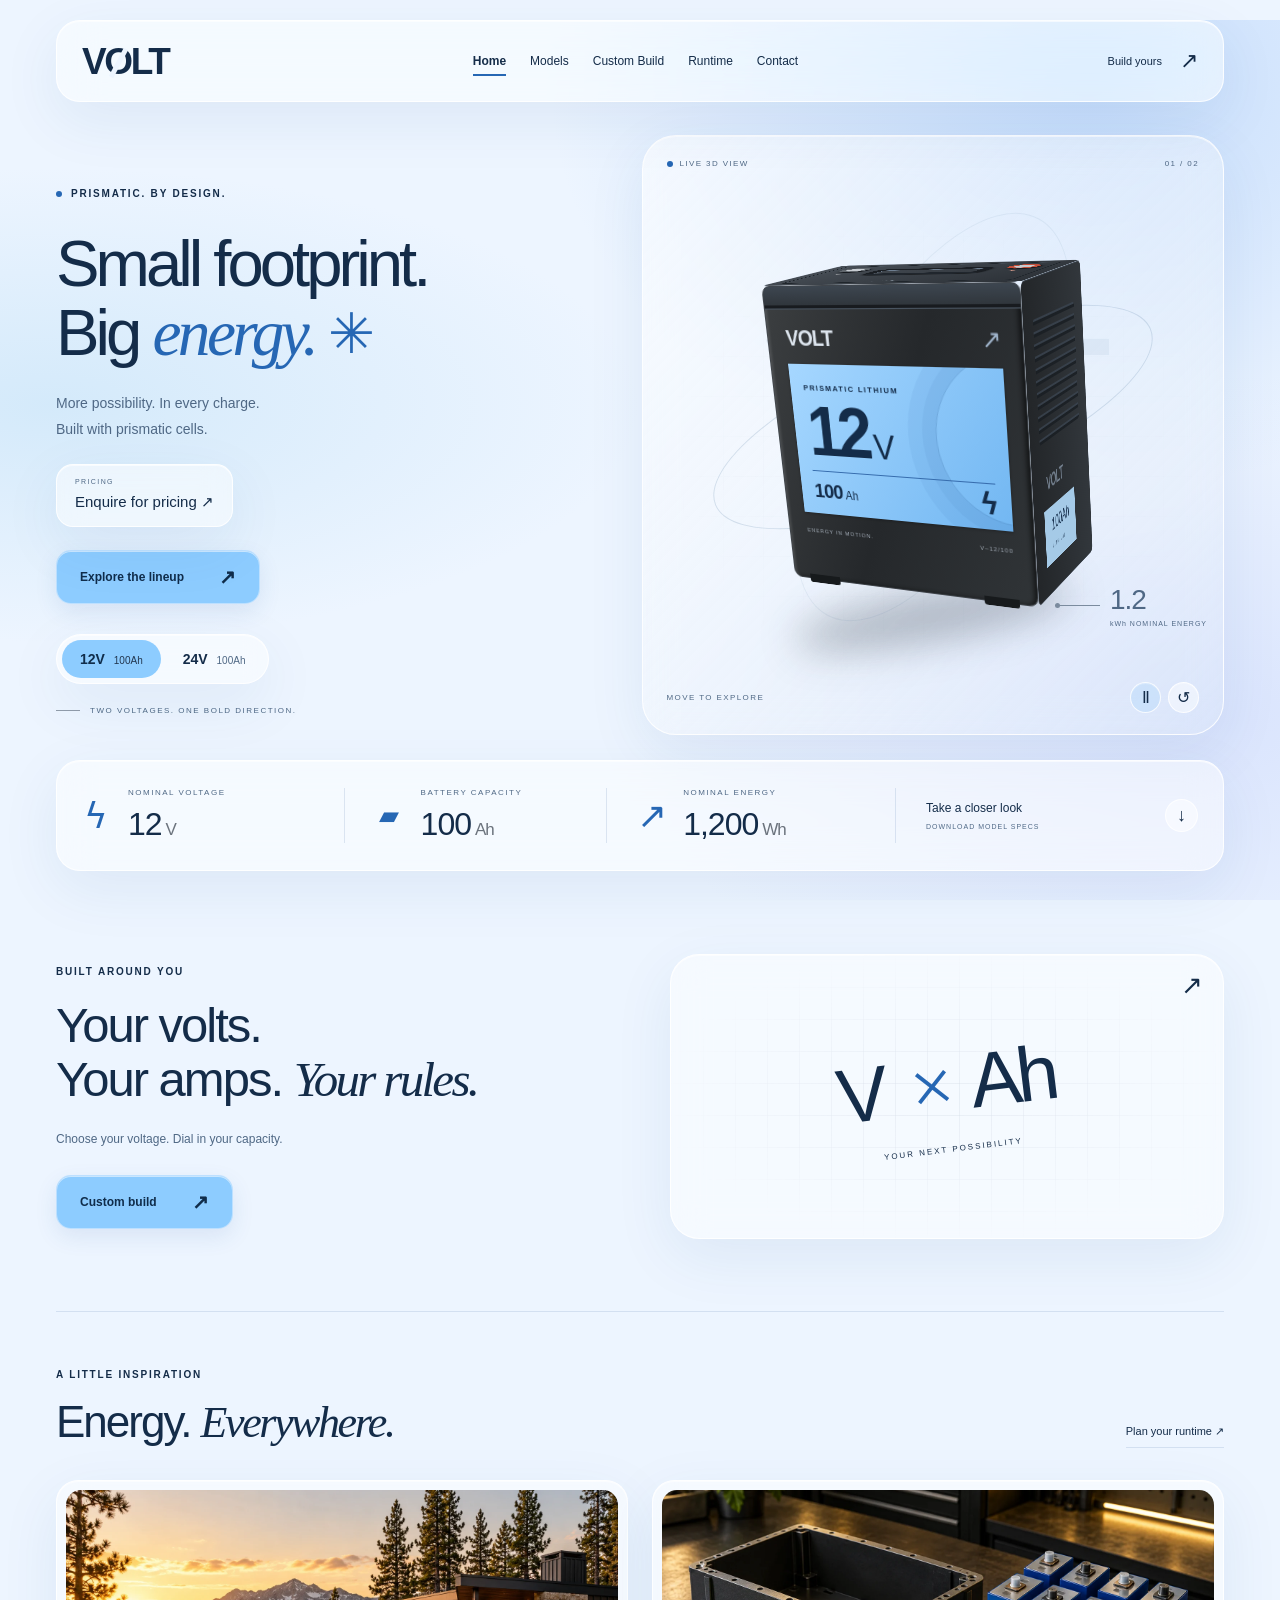
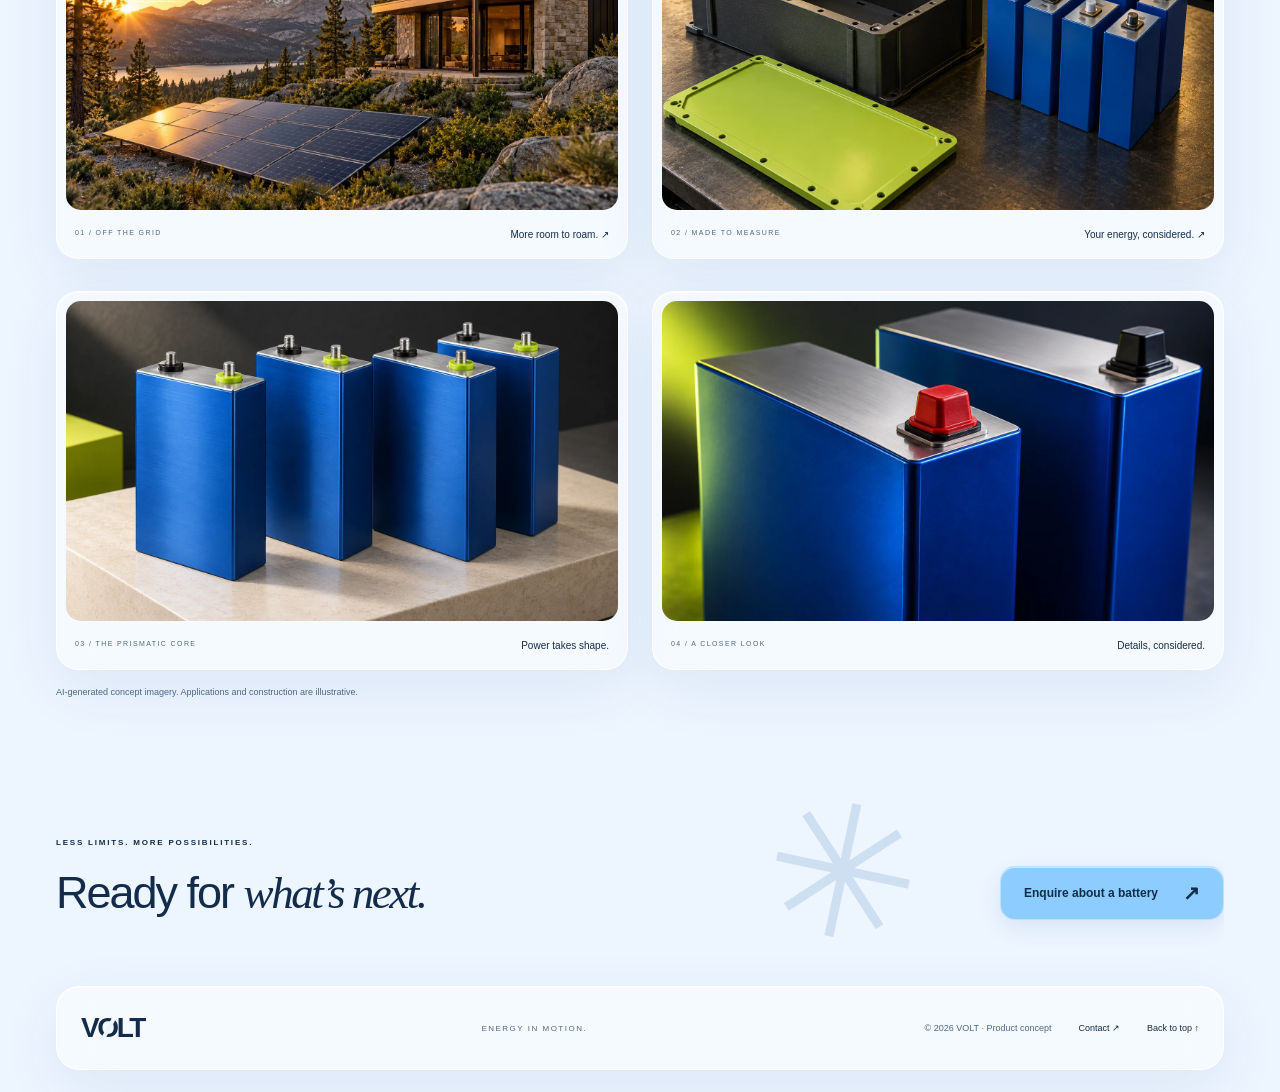
<file: index.html>
<!doctype html>
<html lang="en" data-theme="light"><head><meta charset="utf-8"><meta name="viewport" content="width=device-width, initial-scale=1"><meta name="theme-color" content="#edf5ff"><meta name="description" content="Explore 12V and 24V lithium batteries. Create a custom battery concept and estimate its energy."><title>Energy in motion — VOLT</title>
<link rel="stylesheet" href="styles.css"><link rel="stylesheet" href="theme.css"><script src="app.js" defer></script></head>
<body data-page="index"><a class="skip-link" href="#main">Skip to content</a>
<header class="header wrap"><a class="wordmark" href="index.html" aria-label="VOLT home">V<span class="logo-o">O</span>LT</a><nav aria-label="Main navigation"><a href="index.html" aria-current="page">Home</a><a href="models.html">Models</a><a href="custom.html">Custom Build</a><a href="runtime.html">Runtime</a><a href="contact.html">Contact</a></nav><div class="header-actions"><a class="nav-cta" href="custom.html">Build yours <span aria-hidden="true">↗</span></a></div></header>
<main id="main">    <section class="hero wrap" id="overview" aria-labelledby="hero-title">
      <div class="hero-copy">
        <p class="eyebrow"><span class="status-dot"></span> PRISMATIC. BY DESIGN.</p>
        <h1 id="hero-title">Small footprint.<br>Big <span class="serif">energy.</span><span class="title-spark" aria-hidden="true">✳</span></h1>
        <p class="hero-description">More possibility. In every charge.<br>Built with prismatic cells.</p><div class="pricing-enquiry"><span>PRICING</span><a href="contact.html">Enquire for pricing <span aria-hidden="true">↗</span></a></div>
        <a class="button primary" href="models.html">Explore the lineup <span aria-hidden="true">↗</span></a>
        <div class="hero-model-selector" role="group" aria-label="Choose battery model"><button class="model-tab active" data-model="12" aria-pressed="true">12V <span>100Ah</span></button><button class="model-tab" data-model="24" aria-pressed="false">24V <span>100Ah</span></button></div>
        <div class="hero-caption"><span class="mini-line"></span> TWO VOLTAGES. ONE BOLD DIRECTION.</div>
      </div>
      <div class="product-stage" id="product-stage" role="region" aria-label="Interactive 3D battery viewer">
        <div class="stage-top"><span><i class="status-dot"></i> LIVE 3D VIEW</span><span class="stage-index">01 / 02</span></div>
        <div class="stage-grid" aria-hidden="true"></div>
        <div class="orbit orbit-one" aria-hidden="true"></div><div class="orbit orbit-two" aria-hidden="true"></div>
        <div class="stage-watermark" aria-hidden="true">VOLT</div>
        <div class="energy-callout"><span class="callout-line"></span><div><strong id="callout-energy">1.2</strong><span>kWh NOMINAL ENERGY</span></div></div>
        <div class="scene" id="scene" tabindex="0" role="group" aria-label="Battery model. Drag to rotate, or use arrow keys. Press R to reset.">
          <div class="battery-shadow" aria-hidden="true"></div>
          <div class="battery" id="battery" aria-hidden="true">
            <div class="face battery-front"><div class="case-seam"></div><div class="front-top"><span>VOLT</span><span class="front-arrow">↗</span></div><div class="battery-label"><span class="label-eyebrow">PRISMATIC LITHIUM</span><strong><span class="battery-voltage">12</span><small>V</small></strong><div class="label-bottom"><span>100<span class="ah">Ah</span></span><span class="label-bolt">ϟ</span></div></div><div class="front-bottom"><span>ENERGY IN MOTION.</span><span class="battery-code">V–12/100</span></div><div class="case-foot left"></div><div class="case-foot right"></div></div>
            <div class="face battery-back"></div>
            <div class="face battery-right"><div class="vent-lines"></div><span>VOLT</span><div class="side-sticker">100Ah<br><small>LITHIUM</small></div></div>
            <div class="face battery-left"><div class="vent-lines"></div></div>
            <div class="face battery-top"><div class="lid-inset"></div><div class="handle"><span></span></div><div class="terminal negative"><span>−</span></div><div class="terminal positive"><span>+</span></div><span class="top-label">V O L T</span></div>
            <div class="face battery-bottom"></div>
          </div>
        </div>
        <div class="stage-bottom"><span class="drag-hint"><span aria-hidden="true">⤧</span> DRAG TO EXPLORE</span><div class="view-controls"><button id="spin-toggle" aria-label="Pause automatic rotation" aria-pressed="true" title="Pause rotation"><span id="spin-icon">Ⅱ</span></button><button id="reset-view" aria-label="Reset 3D view" title="Reset view">↺</button></div></div>
      </div>
    </section>    <section class="spec-strip wrap" aria-label="Selected battery specifications" aria-live="polite">
      <div><span class="spec-icon" aria-hidden="true">ϟ</span><p><small>NOMINAL VOLTAGE</small><strong><span id="spec-voltage">12</span><em>V</em></strong></p></div>
      <div><span class="spec-icon capacity-icon" aria-hidden="true">▰</span><p><small>BATTERY CAPACITY</small><strong><span id="spec-capacity">100</span><em>Ah</em></strong></p></div>
      <div><span class="spec-icon" aria-hidden="true">↗</span><p><small>NOMINAL ENERGY</small><strong><span id="spec-energy">1,200</span><em>Wh</em></strong></p></div>
      <a class="download-link" href="#" id="download-hero"><span>Take a closer look<small>DOWNLOAD MODEL SPECS</small></span><span class="circle-arrow" aria-hidden="true">↓</span></a>
    </section><section class="custom-teaser wrap section" aria-labelledby="custom-teaser-title"><div><p class="eyebrow">BUILT AROUND YOU</p><h2 id="custom-teaser-title">Your volts.<br>Your amps. <span class="serif">Your rules.</span></h2><p>Choose your voltage. Dial in your capacity.</p><a class="button primary" href="custom.html">Custom build <span aria-hidden="true">↗</span></a></div><a class="custom-teaser-visual" href="custom.html" aria-label="Open the custom battery builder"><span class="teaser-grid" aria-hidden="true"></span><span class="teaser-formula"><strong>V <span>×</span> Ah</strong><small>YOUR NEXT POSSIBILITY</small></span><span class="teaser-arrow" aria-hidden="true">↗</span></a></section><section class="image-section wrap section" aria-labelledby="image-title"><div class="section-heading"><div><p class="eyebrow">A LITTLE INSPIRATION</p><h2 id="image-title">Energy. <span class="serif">Everywhere.</span></h2></div><a class="text-link" href="runtime.html">Plan your runtime ↗</a></div><div class="image-grid prismatic-grid"><figure><img src="assets/solar-cabin.webp" width="1536" height="1024" alt="Solar panels beside a forest cabin in warm evening light" loading="lazy"><figcaption><span>01 / OFF THE GRID</span><span>More room to roam. ↗</span></figcaption></figure><figure><img src="assets/prismatic-workshop.webp" width="1536" height="1024" alt="Illustrative graphite battery housing beside blue rectangular prismatic cells" loading="lazy"><figcaption><span>02 / MADE TO MEASURE</span><span>Your energy, considered. ↗</span></figcaption></figure><figure><img src="assets/prismatic-cells.webp" width="1536" height="1024" alt="Four blue rectangular prismatic lithium cells with silver tops and insulated terminal caps" loading="lazy"><figcaption><span>03 / THE PRISMATIC CORE</span><span>Power takes shape.</span></figcaption></figure><figure><img src="assets/prismatic-detail.webp" width="1536" height="1024" alt="Close view of flat-topped blue prismatic cells and covered terminals" loading="lazy"><figcaption><span>04 / A CLOSER LOOK</span><span>Details, considered.</span></figcaption></figure></div><p class="fine-print">AI-generated concept imagery. Applications and construction are illustrative.</p></section>    <section class="closing wrap"><p class="eyebrow">LESS LIMITS. MORE POSSIBILITIES.</p><div><h2>Ready for <span class="serif">what’s next.</span></h2><a class="button primary" id="home-enquiry-link" href="contact.html">Enquire about a battery <span aria-hidden="true">↗</span></a></div><span class="closing-spark" aria-hidden="true">✳</span></section></main>  <footer class="footer wrap"><a class="wordmark" href="index.html" aria-label="VOLT home">V<span class="logo-o">O</span>LT</a><span>ENERGY IN MOTION.</span><div><span>© <span id="year">2026</span> VOLT · Product concept</span><a href="contact.html">Contact ↗</a><a href="#main">Back to top ↑</a></div></footer><div class="toast" id="toast" role="status"></div></body></html>
</file>
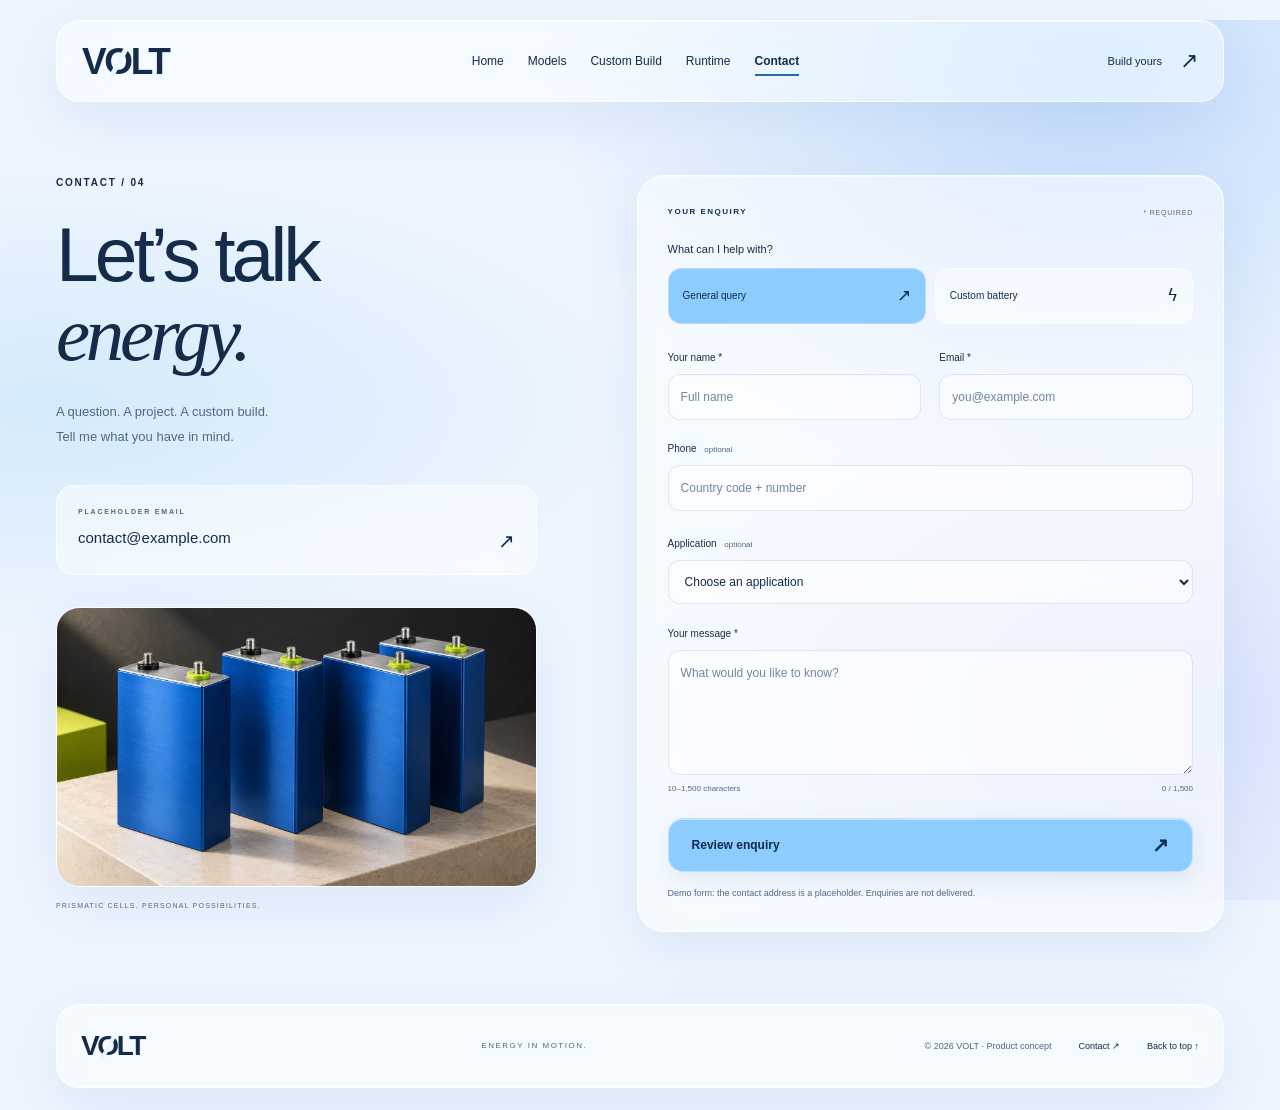
<file: contact.html>
<!doctype html>
<html lang="en" data-theme="light"><head><meta charset="utf-8"><meta name="viewport" content="width=device-width, initial-scale=1"><meta name="theme-color" content="#edf5ff"><meta name="description" content="Get in touch about lithium batteries or enquire about a custom prismatic battery build."><title>Contact — VOLT</title>
<link rel="stylesheet" href="styles.css"><link rel="stylesheet" href="theme.css"><script src="app.js" defer></script></head>
<body data-page="contact"><a class="skip-link" href="#main">Skip to content</a>
<header class="header wrap"><a class="wordmark" href="index.html" aria-label="VOLT home">V<span class="logo-o">O</span>LT</a><nav aria-label="Main navigation"><a href="index.html">Home</a><a href="models.html">Models</a><a href="custom.html">Custom Build</a><a href="runtime.html">Runtime</a><a href="contact.html" aria-current="page">Contact</a></nav><div class="header-actions"><a class="nav-cta" href="custom.html">Build yours <span aria-hidden="true">↗</span></a></div></header>
<main id="main"><section class="contact-layout wrap section" aria-labelledby="contact-title"><div class="contact-intro"><p class="eyebrow">CONTACT / 04</p><h1 id="contact-title">Let’s talk<br><span class="serif">energy.</span></h1><p>A question. A project. A custom build.<br>Tell me what you have in mind.</p><a class="contact-email" href="mailto:contact@example.com"><span class="eyebrow">PLACEHOLDER EMAIL</span><span>contact@example.com <span aria-hidden="true">↗</span></span></a><figure class="contact-photo"><img src="assets/prismatic-cells.webp" width="1536" height="1024" alt="Blue rectangular prismatic lithium cells on a studio display" loading="lazy"><figcaption>PRISMATIC CELLS. PERSONAL POSSIBILITIES.</figcaption></figure></div><div class="contact-panel"><form id="enquiry-form"><div class="contact-panel-heading"><span class="eyebrow">YOUR ENQUIRY</span><span>* REQUIRED</span></div><fieldset class="enquiry-topics"><legend>What can I help with?</legend><label><input type="radio" name="enquiry-type" value="general" checked><span>General query <span aria-hidden="true">↗</span></span></label><label><input type="radio" name="enquiry-type" value="custom"><span>Custom battery <span aria-hidden="true">ϟ</span></span></label></fieldset><div class="contact-fields"><div class="contact-field"><label for="enquiry-name">Your name *</label><input id="enquiry-name" name="name" type="text" placeholder="Full name" maxlength="100" required autocomplete="name"></div><div class="contact-field"><label for="enquiry-email">Email *</label><input id="enquiry-email" name="email" type="email" placeholder="you@example.com" maxlength="254" required autocomplete="email"></div><div class="contact-field full-field"><label for="enquiry-phone">Phone <span>optional</span></label><input id="enquiry-phone" name="phone" type="tel" placeholder="Country code + number" maxlength="30" autocomplete="tel"></div></div><fieldset class="enquiry-build" id="enquiry-build" hidden disabled><legend>YOUR PRISMATIC BUILD</legend><div class="build-request-fields"><div class="contact-field"><label for="enquiry-voltage">Voltage (V) *</label><input id="enquiry-voltage" name="voltage" type="number" min="12" max="48" step="0.1" value="12" required inputmode="decimal"><small>12–48V</small></div><div class="contact-field"><label for="enquiry-capacity">Capacity (Ah) *</label><input id="enquiry-capacity" name="capacity" type="number" min="100" max="200" step="1" value="100" required inputmode="numeric"><small>100–200Ah</small></div><div class="contact-field"><label for="enquiry-quantity">Quantity *</label><input id="enquiry-quantity" name="quantity" type="number" min="1" max="1000" step="1" value="1" required inputmode="numeric"><small>Battery packs</small></div></div><div class="enquiry-energy" aria-live="polite"><span>NOMINAL ENERGY / PACK</span><strong id="enquiry-energy">1.2kWh</strong></div><p class="fine-print">Planning requirements only. Final design is subject to review.</p></fieldset><div class="contact-field"><label for="enquiry-use">Application <span>optional</span></label><select id="enquiry-use" name="application"><option value="">Choose an application</option><option>Solar storage</option><option>Backup power</option><option>Portable power</option><option>Other</option></select></div><div class="contact-field message-field"><label for="enquiry-message">Your message *</label><textarea id="enquiry-message" name="message" rows="5" maxlength="1500" minlength="10" required placeholder="Tell me about your question or battery requirements…" aria-describedby="message-hint"></textarea><div class="message-meta"><small id="message-hint">10–1,500 characters</small><small id="message-count">0 / 1,500</small></div></div><button class="button primary contact-submit" type="submit" disabled>Review enquiry <span aria-hidden="true">↗</span></button><p class="contact-delivery-note">Demo form: the contact address is a placeholder. Enquiries are not delivered.</p><noscript><p class="fine-print">Enable JavaScript to preview an enquiry. The contact address is a non-receiving placeholder.</p></noscript></form><section class="enquiry-review" id="enquiry-review" hidden aria-labelledby="review-title"><p class="eyebrow">READY TO SEND</p><h2 id="review-title" tabindex="-1">Your enquiry. <span class="serif">All together.</span></h2><p>Demo recipient: <strong>contact@example.com</strong> (not monitored)</p><label for="enquiry-preview" class="sr-only">Prepared enquiry</label><textarea id="enquiry-preview" rows="12" readonly></textarea><a class="button primary" id="send-enquiry" href="mailto:contact@example.com">Open demo email draft <span aria-hidden="true">↗</span></a><div class="enquiry-fallbacks"><button type="button" id="copy-enquiry">Copy enquiry</button><button type="button" id="download-enquiry">Download enquiry ↓</button><button type="button" id="edit-enquiry">Edit details ↶</button></div><p class="contact-delivery-note">The recipient is a placeholder, so this draft will not reach the website owner. Copy or download the enquiry for your records.</p><p id="enquiry-copy-status" role="status"></p></section></div></section></main>  <footer class="footer wrap"><a class="wordmark" href="index.html" aria-label="VOLT home">V<span class="logo-o">O</span>LT</a><span>ENERGY IN MOTION.</span><div><span>© <span id="year">2026</span> VOLT · Product concept</span><a href="contact.html">Contact ↗</a><a href="#main">Back to top ↑</a></div></footer><div class="toast" id="toast" role="status"></div></body></html>
</file>
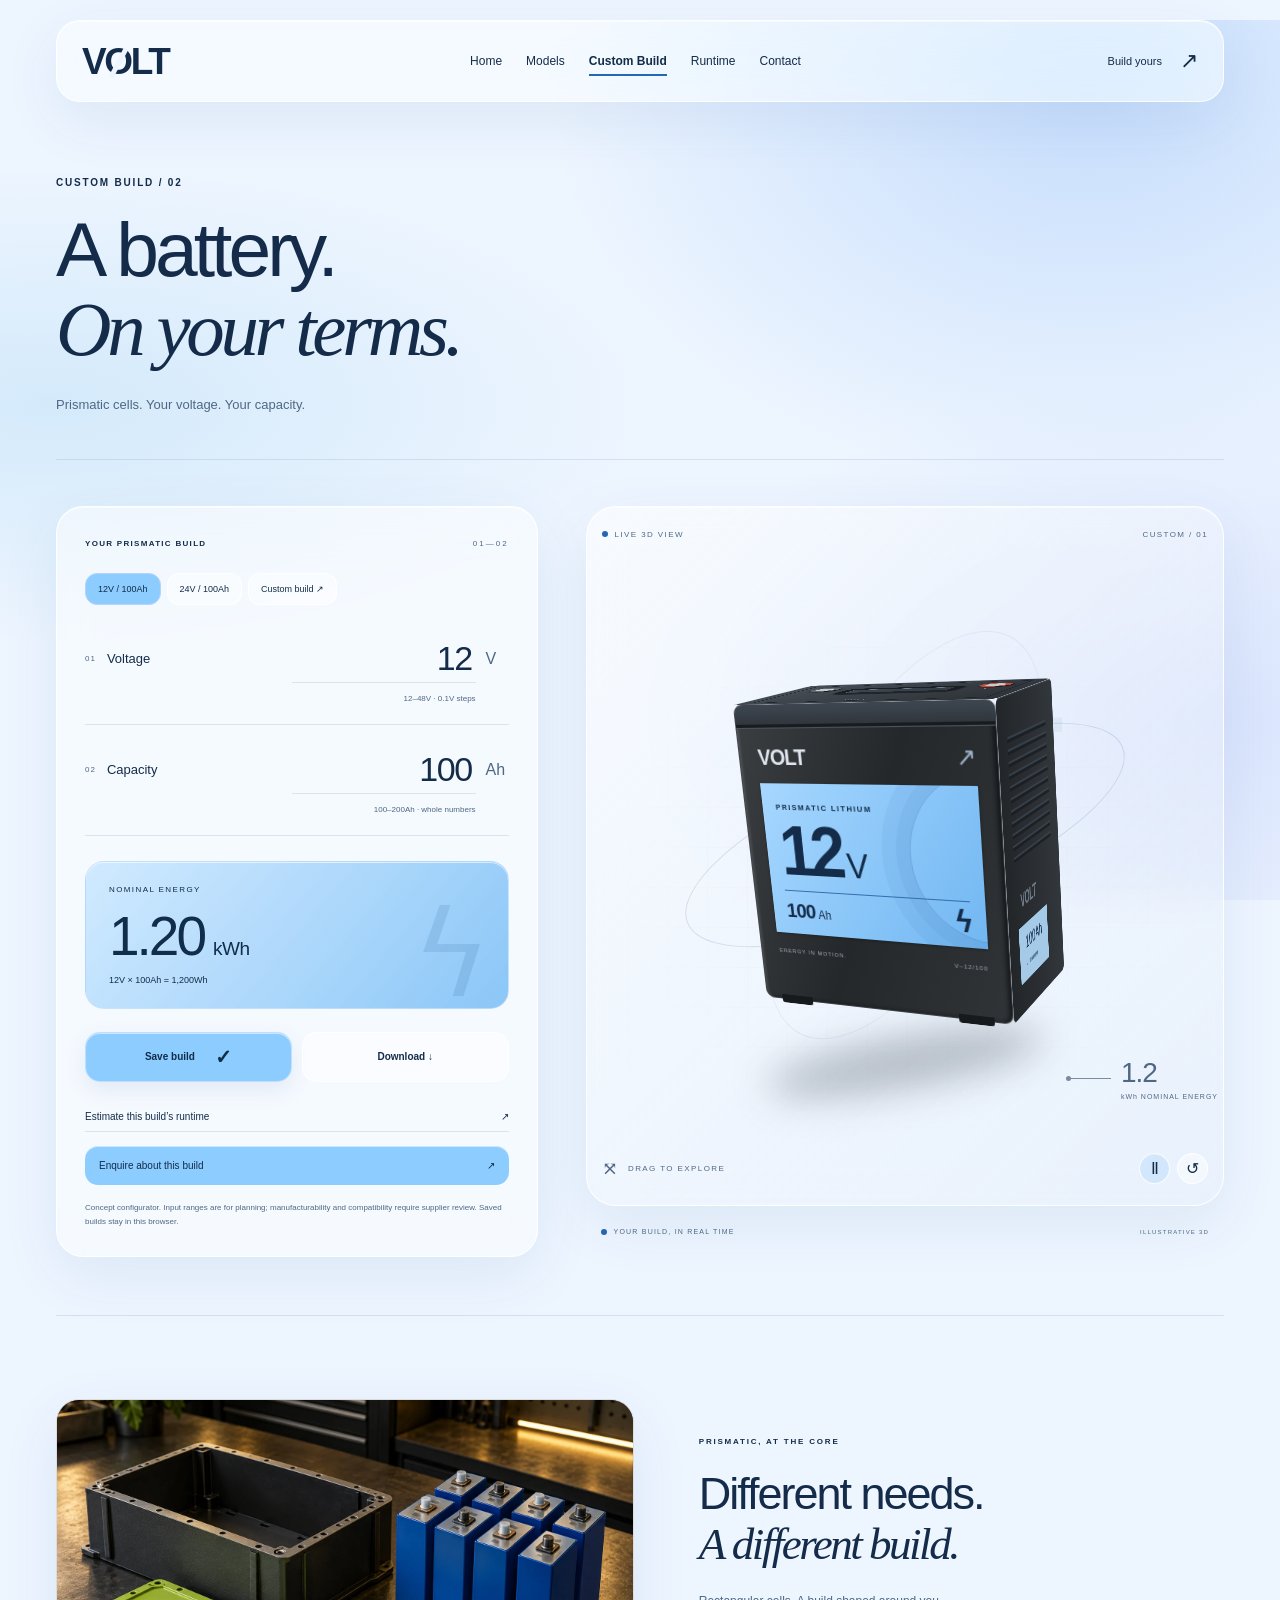
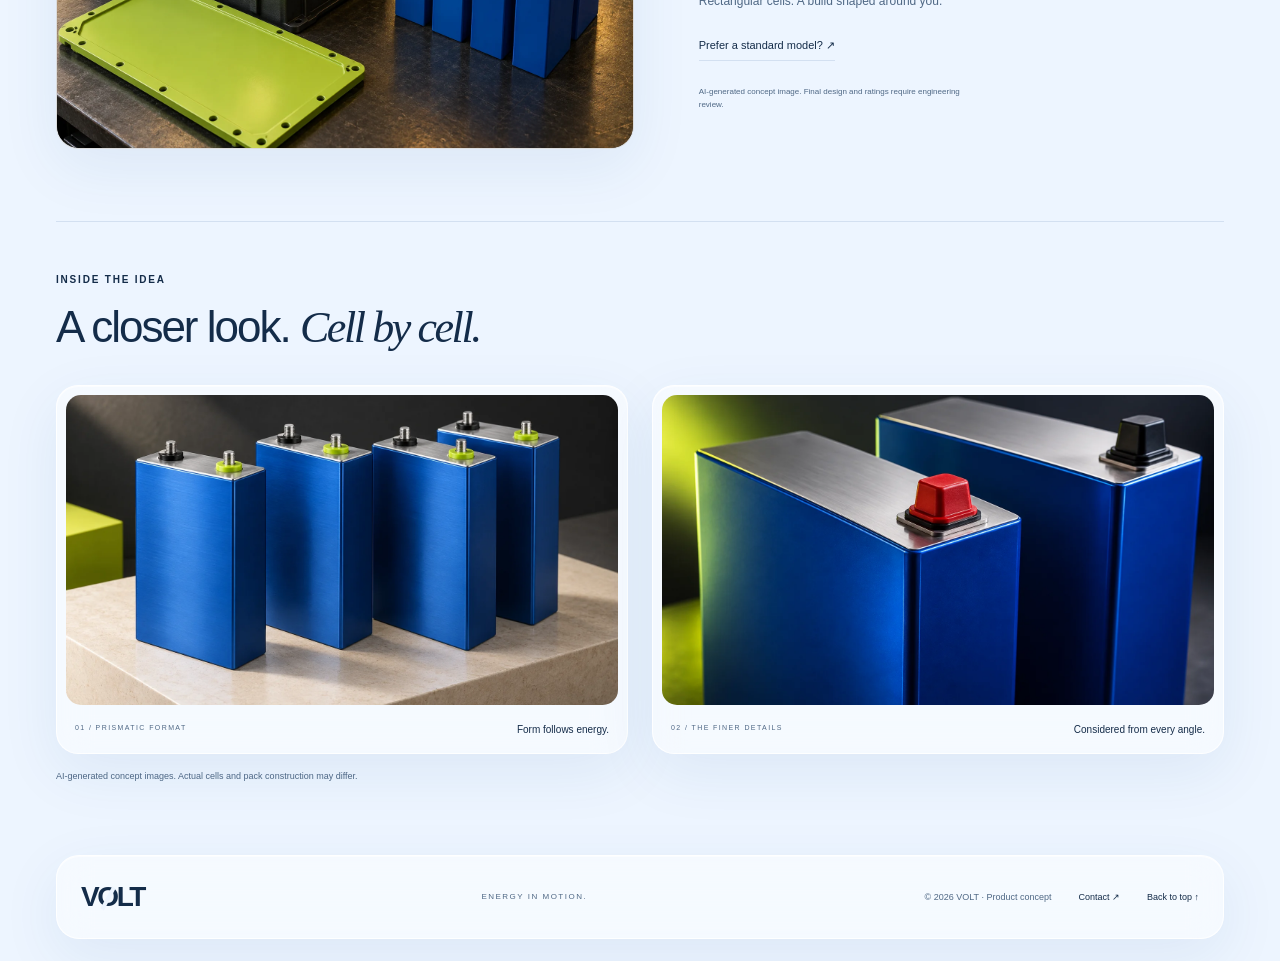
<file: custom.html>
<!doctype html>
<html lang="en" data-theme="light"><head><meta charset="utf-8"><meta name="viewport" content="width=device-width, initial-scale=1"><meta name="theme-color" content="#edf5ff"><meta name="description" content="Configure a custom battery concept with your own voltage and amp-hour capacity, view nominal energy and download your build."><title>Custom battery builder — VOLT</title>
<link rel="stylesheet" href="styles.css"><link rel="stylesheet" href="theme.css"><script src="app.js" defer></script></head>
<body data-page="custom"><a class="skip-link" href="#main">Skip to content</a>
<header class="header wrap"><a class="wordmark" href="index.html" aria-label="VOLT home">V<span class="logo-o">O</span>LT</a><nav aria-label="Main navigation"><a href="index.html">Home</a><a href="models.html">Models</a><a href="custom.html" aria-current="page">Custom Build</a><a href="runtime.html">Runtime</a><a href="contact.html">Contact</a></nav><div class="header-actions"><a class="nav-cta" href="custom.html">Build yours <span aria-hidden="true">↗</span></a></div></header>
<main id="main"><section class="page-intro wrap custom-intro"><p class="eyebrow">CUSTOM BUILD / 02</p><h1>A battery.<br><span class="serif">On your terms.</span></h1><p>Prismatic cells. Your voltage. Your capacity.</p></section>
<section class="builder-layout wrap" aria-label="Custom battery configurator"><form id="custom-form" class="builder-panel" novalidate><div class="builder-panel-heading"><span class="eyebrow">YOUR PRISMATIC BUILD</span><span class="builder-step">01—02</span></div><div class="builder-presets" role="group" aria-label="Custom build presets"><button type="button" data-build-v="12" data-build-ah="100">12V / 100Ah</button><button type="button" data-build-v="24" data-build-ah="100">24V / 100Ah</button><button type="button" id="custom-build-option" aria-pressed="false" aria-controls="custom-voltage custom-capacity">Custom build ↗</button></div><div class="builder-field"><label for="custom-voltage"><span>01</span> Voltage</label><div class="unit-input"><input id="custom-voltage" type="number" min="12" max="48" step="0.1" value="12" required inputmode="decimal" aria-describedby="voltage-hint custom-error"><span>V</span></div><span class="field-hint" id="voltage-hint">12–48V · 0.1V steps</span></div><div class="builder-field"><label for="custom-capacity"><span>02</span> Capacity</label><div class="unit-input"><input id="custom-capacity" type="number" min="100" max="200" step="1" value="100" required inputmode="numeric" aria-describedby="capacity-hint custom-error"><span>Ah</span></div><span class="field-hint" id="capacity-hint">100–200Ah · whole numbers</span></div><p id="custom-error" class="builder-error" role="alert" hidden>Use 12–48V in 0.1V steps and 100–200 whole Ah.</p><div class="builder-total" aria-live="polite"><span>NOMINAL ENERGY</span><strong><span id="custom-energy">1.20</span><small>kWh</small></strong><span class="energy-formula" id="energy-formula">12V × 100Ah = 1,200Wh</span></div><div class="builder-actions"><button type="submit" class="button primary" id="save-build">Save build <span aria-hidden="true">✓</span></button><button type="button" class="button secondary" id="download-custom">Download ↓</button></div><a class="builder-runtime-link" id="custom-runtime-link" href="runtime.html?v=12&amp;ah=100">Estimate this build’s runtime <span>↗</span></a><a class="builder-enquiry-link" id="custom-contact-link" href="contact.html?type=custom&amp;v=12&amp;ah=100">Enquire about this build <span aria-hidden="true">↗</span></a><p class="fine-print">Concept configurator. Input ranges are for planning; manufacturability and compatibility require supplier review. Saved builds stay in this browser.</p></form><div class="builder-preview">      <div class="product-stage" id="product-stage" role="region" aria-label="Interactive 3D battery viewer">
        <div class="stage-top"><span><i class="status-dot"></i> LIVE 3D VIEW</span><span class="stage-index">01 / 02</span></div>
        <div class="stage-grid" aria-hidden="true"></div>
        <div class="orbit orbit-one" aria-hidden="true"></div><div class="orbit orbit-two" aria-hidden="true"></div>
        <div class="stage-watermark" aria-hidden="true">VOLT</div>
        <div class="energy-callout"><span class="callout-line"></span><div><strong id="callout-energy">1.2</strong><span>kWh NOMINAL ENERGY</span></div></div>
        <div class="scene" id="scene" tabindex="0" role="group" aria-label="Battery model. Drag to rotate, or use arrow keys. Press R to reset.">
          <div class="battery-shadow" aria-hidden="true"></div>
          <div class="battery" id="battery" aria-hidden="true">
            <div class="face battery-front"><div class="case-seam"></div><div class="front-top"><span>VOLT</span><span class="front-arrow">↗</span></div><div class="battery-label"><span class="label-eyebrow">PRISMATIC LITHIUM</span><strong><span class="battery-voltage">12</span><small>V</small></strong><div class="label-bottom"><span><span id="battery-capacity">100</span><span class="ah">Ah</span></span><span class="label-bolt">ϟ</span></div></div><div class="front-bottom"><span>ENERGY IN MOTION.</span><span class="battery-code">V–12/100</span></div><div class="case-foot left"></div><div class="case-foot right"></div></div>
            <div class="face battery-back"></div>
            <div class="face battery-right"><div class="vent-lines"></div><span>VOLT</span><div class="side-sticker"><span id="side-capacity">100</span>Ah<br><small>LITHIUM</small></div></div>
            <div class="face battery-left"><div class="vent-lines"></div></div>
            <div class="face battery-top"><div class="lid-inset"></div><div class="handle"><span></span></div><div class="terminal negative"><span>−</span></div><div class="terminal positive"><span>+</span></div><span class="top-label">V O L T</span></div>
            <div class="face battery-bottom"></div>
          </div>
        </div>
        <div class="stage-bottom"><span class="drag-hint"><span aria-hidden="true">⤧</span> DRAG TO EXPLORE</span><div class="view-controls"><button id="spin-toggle" aria-label="Pause automatic rotation" aria-pressed="true" title="Pause rotation"><span id="spin-icon">Ⅱ</span></button><button id="reset-view" aria-label="Reset 3D view" title="Reset view">↺</button></div></div>
      </div><div class="builder-preview-caption"><span class="status-dot"></span> YOUR BUILD, IN REAL TIME <span>ILLUSTRATIVE 3D</span></div></div></section><section class="custom-story wrap section"><div class="custom-story-image"><img src="assets/prismatic-workshop.webp" width="1536" height="1024" alt="Concept battery enclosure and blue rectangular prismatic cells on a studio workbench" loading="lazy"></div><div><p class="eyebrow">PRISMATIC, AT THE CORE</p><h2>Different needs.<br><span class="serif">A different build.</span></h2><p>Rectangular cells. A build shaped around you.</p><a class="text-link" href="models.html">Prefer a standard model? ↗</a><p class="fine-print">AI-generated concept image. Final design and ratings require engineering review.</p></div></section><section class="cell-gallery wrap section" aria-labelledby="cell-gallery-title"><div class="section-heading"><div><p class="eyebrow">INSIDE THE IDEA</p><h2 id="cell-gallery-title">A closer look. <span class="serif">Cell by cell.</span></h2></div></div><div class="image-grid"><figure><img src="assets/prismatic-cells.webp" width="1536" height="1024" alt="A studio arrangement of blue rectangular prismatic lithium cells" loading="lazy"><figcaption><span>01 / PRISMATIC FORMAT</span><span>Form follows energy.</span></figcaption></figure><figure><img src="assets/prismatic-detail.webp" width="1536" height="1024" alt="Close-up of silver flat tops and covered terminals on blue prismatic cells" loading="lazy"><figcaption><span>02 / THE FINER DETAILS</span><span>Considered from every angle.</span></figcaption></figure></div><p class="fine-print">AI-generated concept images. Actual cells and pack construction may differ.</p></section></main>  <footer class="footer wrap"><a class="wordmark" href="index.html" aria-label="VOLT home">V<span class="logo-o">O</span>LT</a><span>ENERGY IN MOTION.</span><div><span>© <span id="year">2026</span> VOLT · Product concept</span><a href="contact.html">Contact ↗</a><a href="#main">Back to top ↑</a></div></footer><div class="toast" id="toast" role="status"></div></body></html>
</file>
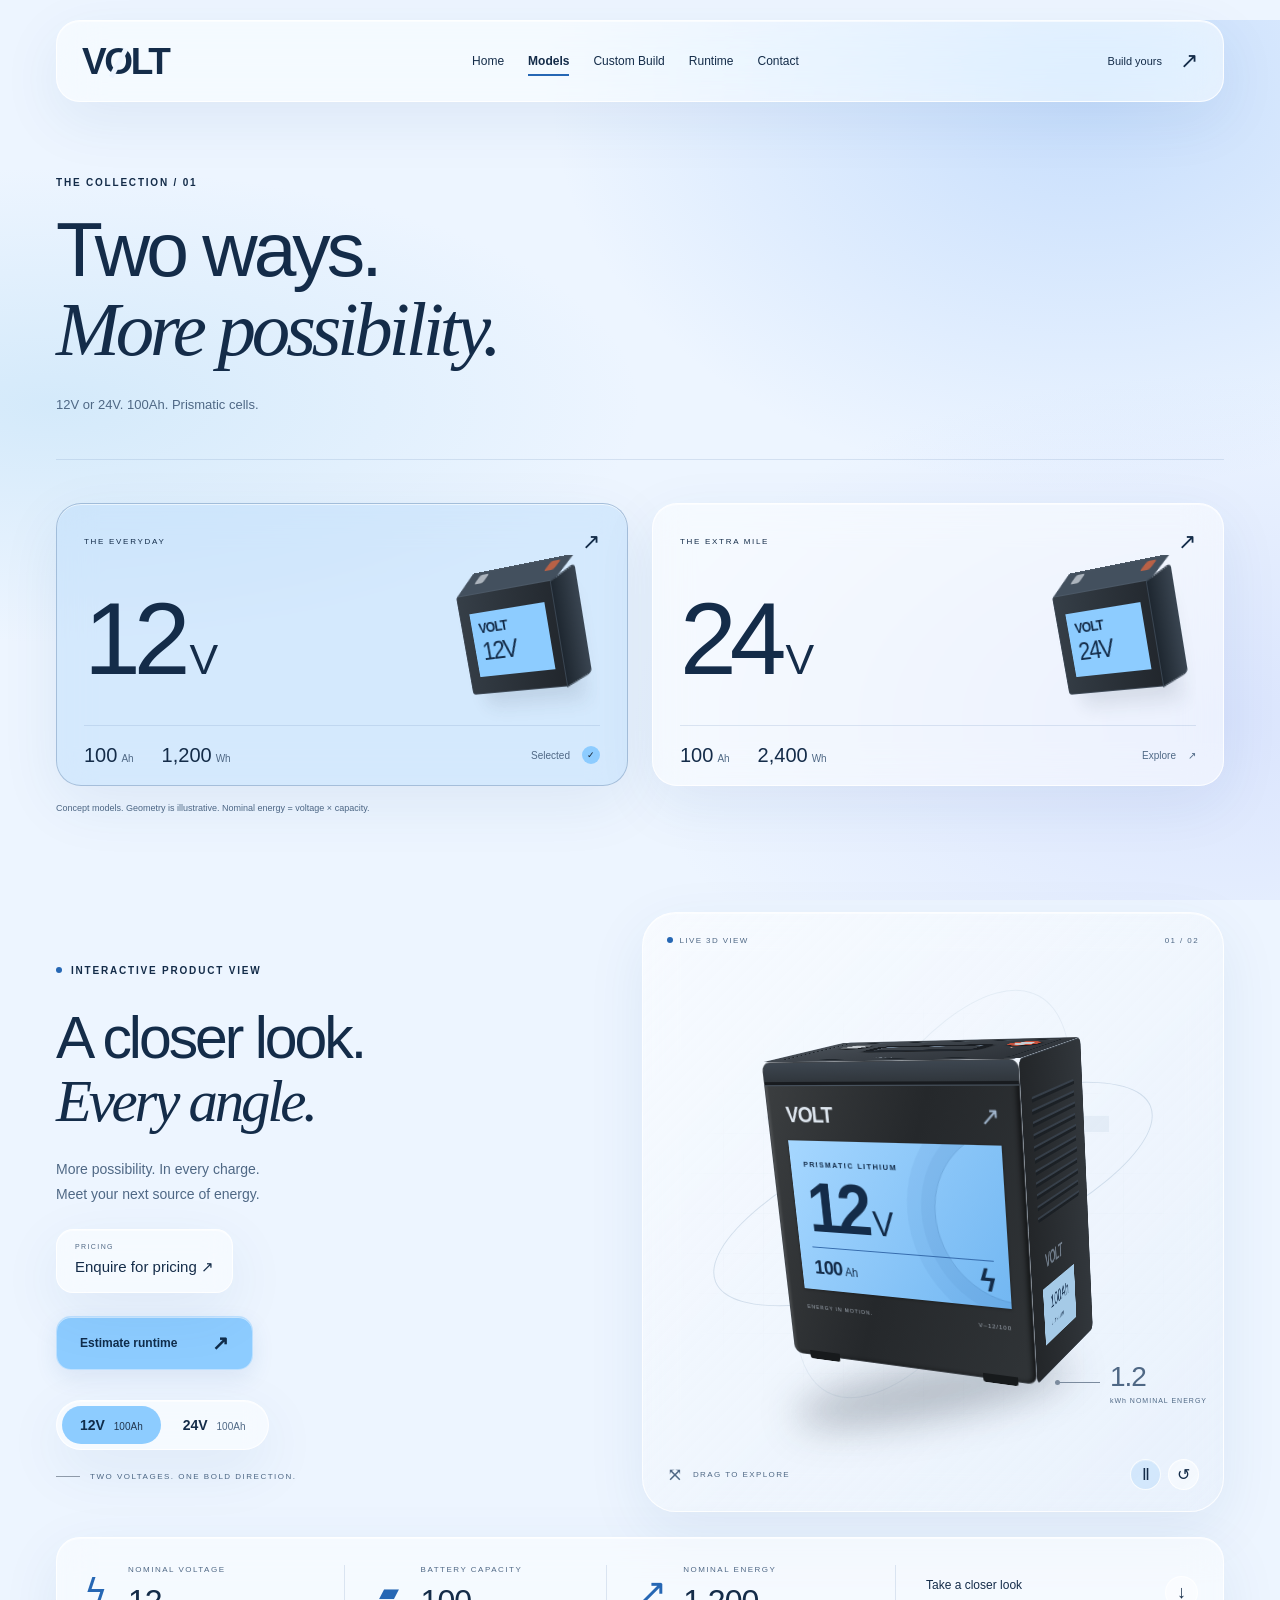
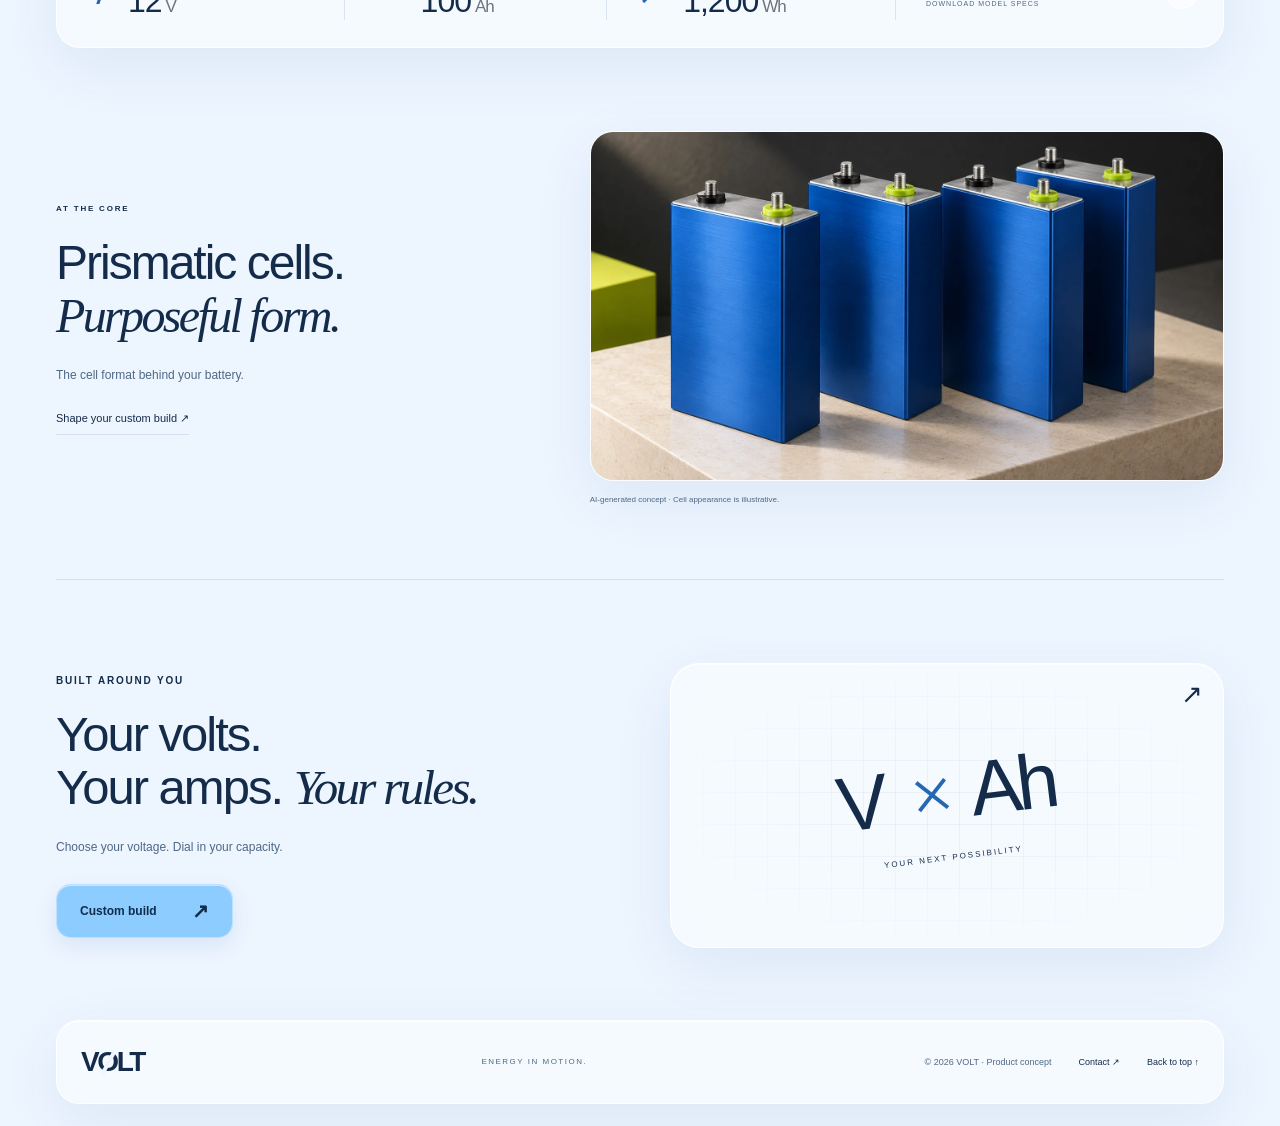
<file: models.html>
<!doctype html>
<html lang="en" data-theme="light"><head><meta charset="utf-8"><meta name="viewport" content="width=device-width, initial-scale=1"><meta name="theme-color" content="#edf5ff"><meta name="description" content="Compare 12V 100Ah and 24V 100Ah lithium battery concepts in interactive 3D."><title>The lineup — VOLT</title>
<link rel="stylesheet" href="styles.css"><link rel="stylesheet" href="theme.css"><script src="app.js" defer></script></head>
<body data-page="models"><a class="skip-link" href="#main">Skip to content</a>
<header class="header wrap"><a class="wordmark" href="index.html" aria-label="VOLT home">V<span class="logo-o">O</span>LT</a><nav aria-label="Main navigation"><a href="index.html">Home</a><a href="models.html" aria-current="page">Models</a><a href="custom.html">Custom Build</a><a href="runtime.html">Runtime</a><a href="contact.html">Contact</a></nav><div class="header-actions"><a class="nav-cta" href="custom.html">Build yours <span aria-hidden="true">↗</span></a></div></header>
<main id="main"><section class="page-intro wrap"><p class="eyebrow">THE COLLECTION / 01</p><h1>Two ways.<br><span class="serif">More possibility.</span></h1><p>12V or 24V. 100Ah. Prismatic cells.</p></section>    <section class="lineup wrap section" id="models" aria-labelledby="lineup-title">
      <div class="section-heading"><div><p class="eyebrow">01 / THE LINEUP</p><h2 id="lineup-title">Your world. <span class="serif">Your voltage.</span></h2></div><p>Same 100Ah spirit.<br>Choose your energy.</p></div>
      <div class="model-cards">
        <button class="model-card selected" data-model="12" aria-pressed="true"><span class="card-top"><span class="card-tag">THE EVERYDAY</span><span class="selection-indicator">↗</span></span><span class="card-body"><span class="card-number">12<span>V</span></span><span class="mini-battery" aria-hidden="true"><span class="mini-top"></span><span class="mini-label">VOLT<small>12V</small></span></span></span><span class="card-bottom"><span>100<small>Ah</small></span><span>1,200<small>Wh</small></span><span class="model-card-action">Selected <span>✓</span></span></span></button>
        <button class="model-card" data-model="24" aria-pressed="false"><span class="card-top"><span class="card-tag">THE EXTRA MILE</span><span class="selection-indicator">↗</span></span><span class="card-body"><span class="card-number">24<span>V</span></span><span class="mini-battery" aria-hidden="true"><span class="mini-top"></span><span class="mini-label">VOLT<small>24V</small></span></span></span><span class="card-bottom"><span>100<small>Ah</small></span><span>2,400<small>Wh</small></span><span class="model-card-action">Explore <span>↗</span></span></span></button>
      </div>
      <p class="fine-print">Concept models. Geometry is illustrative. Nominal energy = voltage × capacity.</p>
    </section>    <section class="hero wrap" id="overview" aria-labelledby="hero-title">
      <div class="hero-copy">
        <p class="eyebrow"><span class="status-dot"></span> INTERACTIVE PRODUCT VIEW</p>
        <h2 id="hero-title">A closer look.<br><span class="serif">Every angle.</span></h2>
        <p class="hero-description">More possibility. In every charge.<br>Meet your next source of energy.</p><div class="pricing-enquiry"><span>PRICING</span><a href="contact.html">Enquire for pricing <span aria-hidden="true">↗</span></a></div>
        <a class="button primary" href="runtime.html">Estimate runtime <span aria-hidden="true">↗</span></a>
        <div class="hero-model-selector" role="group" aria-label="Choose battery model"><button class="model-tab active" data-model="12" aria-pressed="true">12V <span>100Ah</span></button><button class="model-tab" data-model="24" aria-pressed="false">24V <span>100Ah</span></button></div>
        <div class="hero-caption"><span class="mini-line"></span> TWO VOLTAGES. ONE BOLD DIRECTION.</div>
      </div>
      <div class="product-stage" id="product-stage" role="region" aria-label="Interactive 3D battery viewer">
        <div class="stage-top"><span><i class="status-dot"></i> LIVE 3D VIEW</span><span class="stage-index">01 / 02</span></div>
        <div class="stage-grid" aria-hidden="true"></div>
        <div class="orbit orbit-one" aria-hidden="true"></div><div class="orbit orbit-two" aria-hidden="true"></div>
        <div class="stage-watermark" aria-hidden="true">VOLT</div>
        <div class="energy-callout"><span class="callout-line"></span><div><strong id="callout-energy">1.2</strong><span>kWh NOMINAL ENERGY</span></div></div>
        <div class="scene" id="scene" tabindex="0" role="group" aria-label="Battery model. Drag to rotate, or use arrow keys. Press R to reset.">
          <div class="battery-shadow" aria-hidden="true"></div>
          <div class="battery" id="battery" aria-hidden="true">
            <div class="face battery-front"><div class="case-seam"></div><div class="front-top"><span>VOLT</span><span class="front-arrow">↗</span></div><div class="battery-label"><span class="label-eyebrow">PRISMATIC LITHIUM</span><strong><span class="battery-voltage">12</span><small>V</small></strong><div class="label-bottom"><span>100<span class="ah">Ah</span></span><span class="label-bolt">ϟ</span></div></div><div class="front-bottom"><span>ENERGY IN MOTION.</span><span class="battery-code">V–12/100</span></div><div class="case-foot left"></div><div class="case-foot right"></div></div>
            <div class="face battery-back"></div>
            <div class="face battery-right"><div class="vent-lines"></div><span>VOLT</span><div class="side-sticker">100Ah<br><small>LITHIUM</small></div></div>
            <div class="face battery-left"><div class="vent-lines"></div></div>
            <div class="face battery-top"><div class="lid-inset"></div><div class="handle"><span></span></div><div class="terminal negative"><span>−</span></div><div class="terminal positive"><span>+</span></div><span class="top-label">V O L T</span></div>
            <div class="face battery-bottom"></div>
          </div>
        </div>
        <div class="stage-bottom"><span class="drag-hint"><span aria-hidden="true">⤧</span> DRAG TO EXPLORE</span><div class="view-controls"><button id="spin-toggle" aria-label="Pause automatic rotation" aria-pressed="true" title="Pause rotation"><span id="spin-icon">Ⅱ</span></button><button id="reset-view" aria-label="Reset 3D view" title="Reset view">↺</button></div></div>
      </div>
    </section>    <section class="spec-strip wrap" aria-label="Selected battery specifications" aria-live="polite">
      <div><span class="spec-icon" aria-hidden="true">ϟ</span><p><small>NOMINAL VOLTAGE</small><strong><span id="spec-voltage">12</span><em>V</em></strong></p></div>
      <div><span class="spec-icon capacity-icon" aria-hidden="true">▰</span><p><small>BATTERY CAPACITY</small><strong><span id="spec-capacity">100</span><em>Ah</em></strong></p></div>
      <div><span class="spec-icon" aria-hidden="true">↗</span><p><small>NOMINAL ENERGY</small><strong><span id="spec-energy">1,200</span><em>Wh</em></strong></p></div>
      <a class="download-link" href="#" id="download-hero"><span>Take a closer look<small>DOWNLOAD MODEL SPECS</small></span><span class="circle-arrow" aria-hidden="true">↓</span></a>
    </section><section class="cell-feature wrap section" aria-labelledby="cell-title"><div><p class="eyebrow">AT THE CORE</p><h2 id="cell-title">Prismatic cells.<br><span class="serif">Purposeful form.</span></h2><p>The cell format behind your battery.</p><a class="text-link" href="custom.html">Shape your custom build ↗</a></div><figure><img src="assets/prismatic-cells.webp" width="1536" height="1024" alt="Blue rectangular prismatic lithium battery cells displayed on a studio plinth" loading="lazy"><figcaption>AI-generated concept · Cell appearance is illustrative.</figcaption></figure></section><section class="custom-teaser wrap section" aria-labelledby="custom-teaser-title"><div><p class="eyebrow">BUILT AROUND YOU</p><h2 id="custom-teaser-title">Your volts.<br>Your amps. <span class="serif">Your rules.</span></h2><p>Choose your voltage. Dial in your capacity.</p><a class="button primary" href="custom.html">Custom build <span aria-hidden="true">↗</span></a></div><a class="custom-teaser-visual" href="custom.html" aria-label="Open the custom battery builder"><span class="teaser-grid" aria-hidden="true"></span><span class="teaser-formula"><strong>V <span>×</span> Ah</strong><small>YOUR NEXT POSSIBILITY</small></span><span class="teaser-arrow" aria-hidden="true">↗</span></a></section></main>  <footer class="footer wrap"><a class="wordmark" href="index.html" aria-label="VOLT home">V<span class="logo-o">O</span>LT</a><span>ENERGY IN MOTION.</span><div><span>© <span id="year">2026</span> VOLT · Product concept</span><a href="contact.html">Contact ↗</a><a href="#main">Back to top ↑</a></div></footer><div class="toast" id="toast" role="status"></div></body></html>
</file>
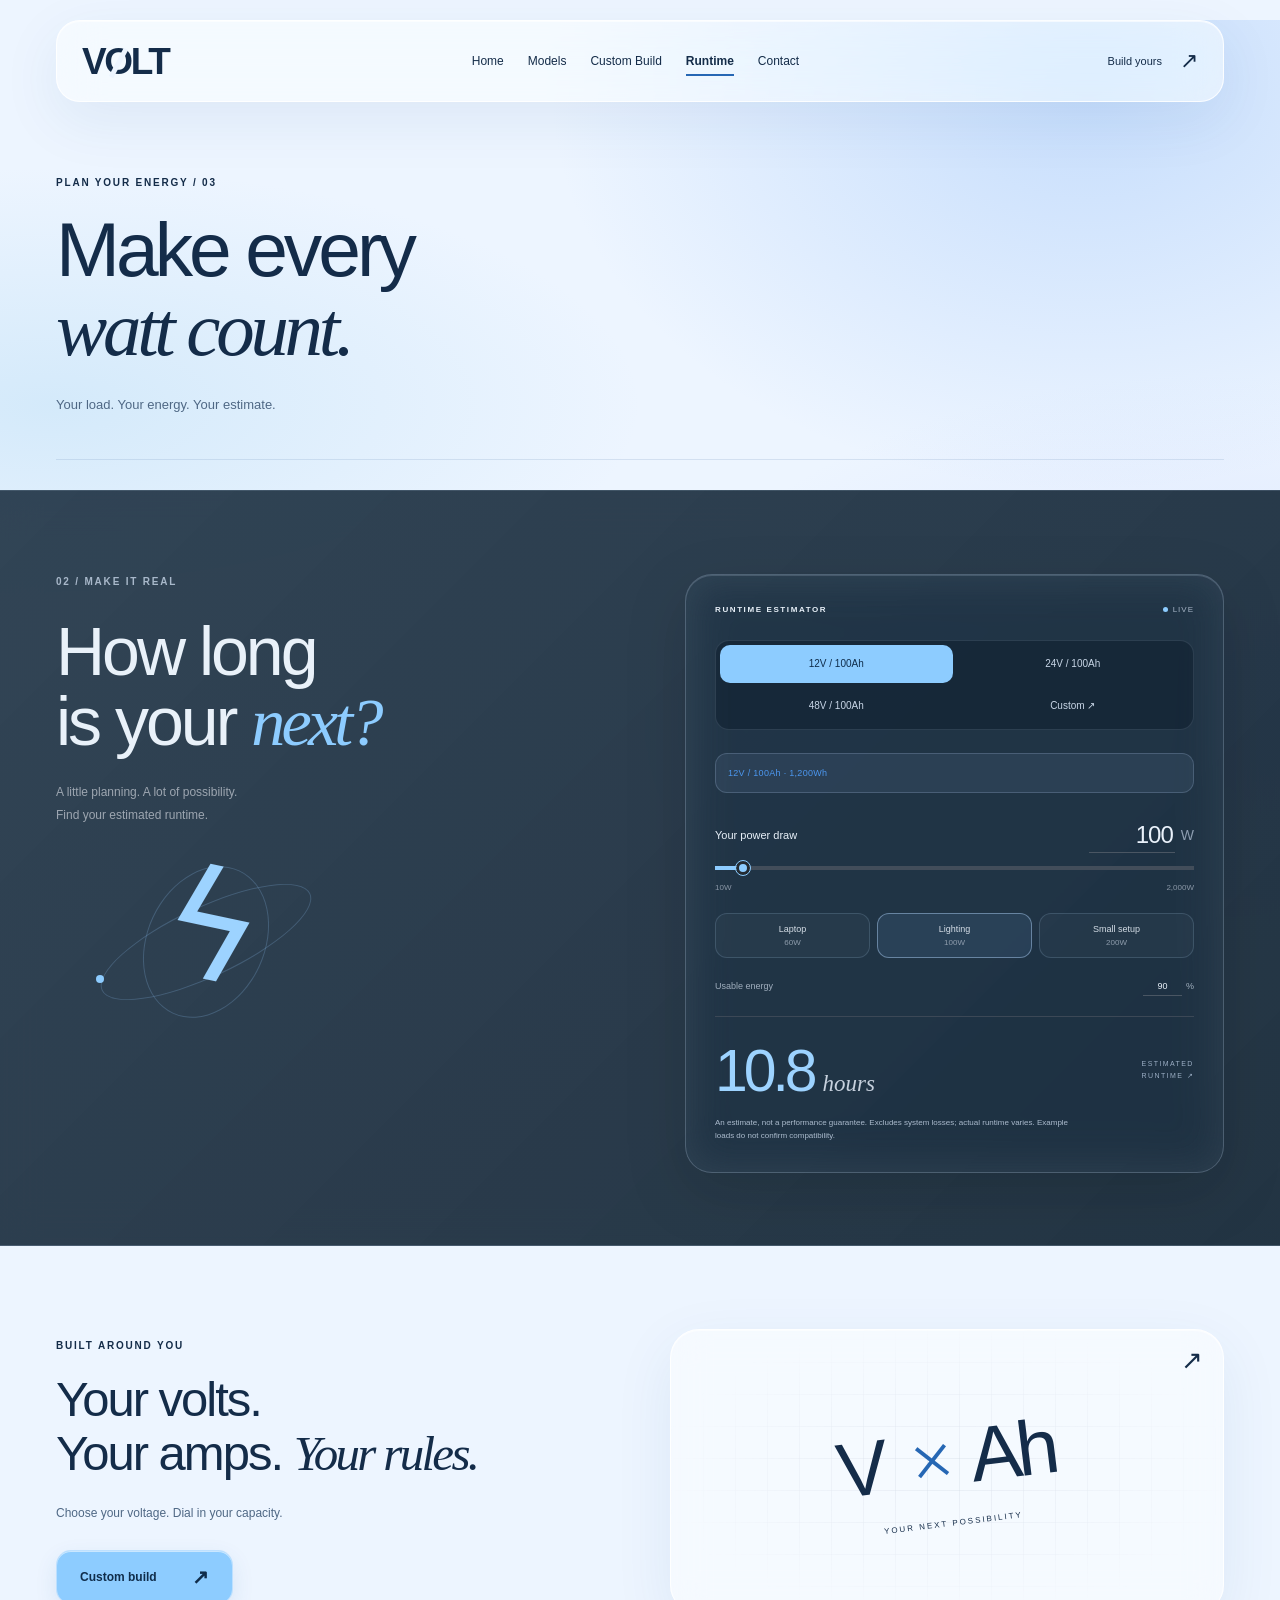
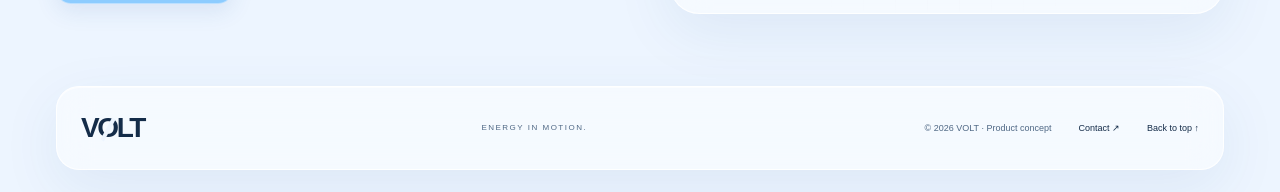
<file: runtime.html>
<!doctype html>
<html lang="en" data-theme="light"><head><meta charset="utf-8"><meta name="viewport" content="width=device-width, initial-scale=1"><meta name="theme-color" content="#edf5ff"><meta name="description" content="Estimate battery runtime from nominal voltage, amp-hours, load and usable energy."><title>Runtime estimator — VOLT</title>
<link rel="stylesheet" href="styles.css"><link rel="stylesheet" href="theme.css"><script src="app.js" defer></script></head>
<body data-page="runtime"><a class="skip-link" href="#main">Skip to content</a>
<header class="header wrap"><a class="wordmark" href="index.html" aria-label="VOLT home">V<span class="logo-o">O</span>LT</a><nav aria-label="Main navigation"><a href="index.html">Home</a><a href="models.html">Models</a><a href="custom.html">Custom Build</a><a href="runtime.html" aria-current="page">Runtime</a><a href="contact.html">Contact</a></nav><div class="header-actions"><a class="nav-cta" href="custom.html">Build yours <span aria-hidden="true">↗</span></a></div></header>
<main id="main"><section class="page-intro wrap"><p class="eyebrow">PLAN YOUR ENERGY / 03</p><h1>Make every<br><span class="serif">watt count.</span></h1><p>Your load. Your energy. Your estimate.</p></section>    <section class="runtime-section" id="runtime" aria-labelledby="runtime-title">
      <div class="runtime-layout wrap section"><div class="runtime-copy"><p class="eyebrow">02 / MAKE IT REAL</p><h2 id="runtime-title">How long<br> is your <span class="serif">next?</span></h2><p>A little planning. A lot of possibility.<br>Find your estimated runtime.</p><div class="runtime-art" aria-hidden="true"><span class="art-orbit"></span><span class="art-bolt">ϟ</span><span class="art-dot"></span></div></div>
        <div class="calculator"><div class="calculator-header"><span class="eyebrow">RUNTIME ESTIMATOR</span><span class="calculator-live"><span class="status-dot"></span> LIVE</span></div><div class="calculator-model" role="group" aria-label="Runtime battery model"><button class="active" data-model="12" aria-pressed="true">12V / 100Ah</button><button data-model="24" aria-pressed="false">24V / 100Ah</button><button data-model="48" aria-pressed="false">48V / 100Ah</button><button id="runtime-custom-toggle" type="button" aria-pressed="false" aria-controls="runtime-build-fields">Custom ↗</button></div><fieldset class="runtime-build-fields" id="runtime-build-fields" hidden disabled><legend>YOUR CUSTOM BATTERY</legend><div class="runtime-build-inputs"><div><label for="runtime-voltage">Voltage (V)</label><input id="runtime-voltage" type="number" min="12" max="48" step="0.1" value="48" inputmode="decimal" aria-describedby="runtime-build-hint runtime-build-error"><small>12–48V</small></div><div><label for="runtime-capacity">Capacity (Ah)</label><input id="runtime-capacity" type="number" min="100" max="200" step="1" value="100" inputmode="numeric" aria-describedby="runtime-build-hint runtime-build-error"><small>100–200Ah</small></div></div><p id="runtime-build-hint">Use 0.1V steps and whole Ah values.</p><p id="runtime-build-error" role="alert" hidden>Enter 12–48V in 0.1V steps and 100–200 whole Ah.</p><a id="runtime-enquire" href="contact.html?type=custom&amp;v=48&amp;ah=100">Enquire about this build <span aria-hidden="true">↗</span></a></fieldset><p class="runtime-custom-label" id="runtime-custom-label" aria-live="polite"></p><div class="load-label"><label for="load-input">Your power draw</label><div><input type="number" id="load-input" min="10" max="2000" step="1" value="100" inputmode="numeric" aria-describedby="load-error"><span>W</span></div></div><input type="range" id="load-range" min="10" max="2000" step="10" value="100" aria-label="Power draw in watts"><div class="range-labels"><span>10W</span><span>2,000W</span></div><div class="load-presets" role="group" aria-label="Example power draw"><button data-load="60">Laptop <span>60W</span></button><button data-load="100" class="active">Lighting <span>100W</span></button><button data-load="200">Small setup <span>200W</span></button></div><div class="usable-row"><label for="usable-energy">Usable energy</label><div><input id="usable-energy" type="number" min="10" max="100" step="1" value="90" inputmode="numeric"><span>%</span></div></div><p class="input-error" id="load-error" role="alert" hidden>Enter a load from 10–2,000W and usable energy from 10–100%.</p><div class="runtime-result" aria-live="polite" aria-atomic="true"><div><span id="runtime-value">10.8</span><span class="runtime-unit">hours</span></div><span class="result-label">ESTIMATED<br>RUNTIME ↗</span></div><p class="calculator-note">An estimate, not a performance guarantee. Excludes system losses; actual runtime varies. Example loads do not confirm compatibility.</p></div>
      </div>
    </section><section class="custom-teaser wrap section" aria-labelledby="custom-teaser-title"><div><p class="eyebrow">BUILT AROUND YOU</p><h2 id="custom-teaser-title">Your volts.<br>Your amps. <span class="serif">Your rules.</span></h2><p>Choose your voltage. Dial in your capacity.</p><a class="button primary" href="custom.html">Custom build <span aria-hidden="true">↗</span></a></div><a class="custom-teaser-visual" href="custom.html" aria-label="Open the custom battery builder"><span class="teaser-grid" aria-hidden="true"></span><span class="teaser-formula"><strong>V <span>×</span> Ah</strong><small>YOUR NEXT POSSIBILITY</small></span><span class="teaser-arrow" aria-hidden="true">↗</span></a></section></main>  <footer class="footer wrap"><a class="wordmark" href="index.html" aria-label="VOLT home">V<span class="logo-o">O</span>LT</a><span>ENERGY IN MOTION.</span><div><span>© <span id="year">2026</span> VOLT · Product concept</span><a href="contact.html">Contact ↗</a><a href="#main">Back to top ↑</a></div></footer><div class="toast" id="toast" role="status"></div></body></html>
</file>
<file: styles.css>
:root{--paper:#edf1f5;--ink:#1e2023;--muted:#6a6f75;--line:#d0d6dc;--lime:#4d98f1;--ease:cubic-bezier(.2,.75,.25,1)}
*{box-sizing:border-box}html{scroll-behavior:smooth;scroll-padding-top:30px}body{margin:0;background:var(--paper);color:var(--ink);font-family:Arial,Helvetica,sans-serif;-webkit-font-smoothing:antialiased}button,a,input{-webkit-tap-highlight-color:transparent}button,input{font:inherit}button,a{touch-action:manipulation}button{color:inherit}a{color:inherit;text-decoration:none}button{cursor:pointer}button:focus-visible,a:focus-visible,input:focus-visible,[tabindex]:focus-visible{outline:3px solid #235085;outline-offset:5px}button{border:0}button:disabled{cursor:default}.wrap{max-width:1440px;width:calc(100% - 112px);margin-inline:auto}.header{height:112px;display:flex;align-items:center;justify-content:space-between;border-bottom:1px solid var(--line)}.wordmark{font-size:37px;font-weight:900;letter-spacing:-2.4px;display:inline-flex;align-items:baseline;line-height:1}.logo-o{display:inline-block;position:relative}.logo-o:after{content:'';width:5px;height:32px;background:var(--paper);position:absolute;top:4px;left:12px;transform:rotate(28deg)}.registered{font-size:13px;letter-spacing:0;align-self:flex-start;margin:0 0 0 4px}.header nav{display:flex;gap:36px;font-size:13px}.header nav a{padding:10px 0;position:relative}.header nav a:after{content:'';position:absolute;left:0;bottom:2px;width:0;height:2px;background:var(--ink);transition:width .2s}.header nav a:hover:after{width:100%}.nav-cta{font-size:12px;display:flex;align-items:center;gap:28px;padding:12px 0 12px 20px}.nav-cta span{font-size:22px}.hero{display:grid;grid-template-columns:1fr 1.08fr;min-height:650px;position:relative}.hero-copy{padding:76px 0 45px;z-index:2;position:relative}.eyebrow{font-family:Arial,Helvetica,sans-serif;font-size:10px;font-weight:600;letter-spacing:1.9px;display:flex;align-items:center;gap:9px;margin:0 0 28px;line-height:1.5}.status-dot{display:inline-block;width:6px;height:6px;border-radius:50%;background:#316198;flex-shrink:0}.hero h1{font-size:clamp(48px,5.1vw,77px);font-weight:500;letter-spacing:-4px;line-height:1.06;margin:0 0 23px;white-space:nowrap}.serif{font-family:Georgia,'Times New Roman',serif;font-weight:400;font-style:italic;letter-spacing:-.055em}.title-spark{font-family:Arial,sans-serif;font-size:56px;color:#4273af;display:inline-block;vertical-align:top;line-height:1;margin:8px 0 0 13px}.hero-description{font-size:14px;line-height:1.8;color:#6a6f75;margin:0 0 28px}.button{padding:18px 22px;font-size:12px;font-weight:600;display:inline-flex;align-items:center;justify-content:center;gap:35px;transition:background .2s,transform .2s}.button:hover{transform:translateY(-3px)}.primary{background:var(--ink);color:var(--paper)}.primary:hover{background:#343c44}.button>span:last-child{font-size:20px;line-height:.8}.hero-model-selector{display:flex;gap:4px;margin-top:53px;width:max-content;padding:4px;border:1px solid var(--line);border-radius:4px}.model-tab{background:transparent;border-radius:2px;font-size:14px;padding:11px 18px;font-weight:600}.model-tab span{font-size:10px;font-weight:400;margin-left:5px;color:var(--muted)}.model-tab.active{background:var(--lime)}.model-tab.active span{color:#233750}.hero-caption{font-size:8px;letter-spacing:1.5px;color:var(--muted);display:flex;align-items:center;gap:10px;margin-top:22px}.mini-line{width:24px;height:1px;background:#919caa}.product-stage{position:relative;min-width:0;overflow:hidden;margin:24px -14px 20px -20px;isolation:isolate;background:radial-gradient(ellipse at 50% 53%,#d6dfe9aa,transparent 67%)}.stage-top,.stage-bottom{display:flex;justify-content:space-between;align-items:center;position:absolute;left:30px;right:20px;z-index:3;font-size:8px;letter-spacing:1.4px;color:#687079}.stage-top{top:16px}.stage-top>span:first-child{display:flex;align-items:center;gap:7px}.stage-index{font-variant-numeric:tabular-nums}.stage-bottom{bottom:16px}.stage-grid{position:absolute;inset:60px 0 40px;background-image:linear-gradient(#b8c4d12a 1px,transparent 1px),linear-gradient(90deg,#b8c4d12a 1px,transparent 1px);background-size:40px 40px;mask-image:radial-gradient(ellipse,black,transparent 68%);z-index:-2}.stage-watermark{position:absolute;left:0;right:0;top:170px;text-align:center;font-size:145px;font-weight:900;letter-spacing:-10px;color:#d6dde6;z-index:-2}.orbit{position:absolute;width:470px;height:150px;left:50%;top:47%;border:1px solid #b9c4d1;border-radius:50%;transform:translate(-50%,-50%) rotate(-22deg);z-index:-1}.orbit-two{transform:translate(-50%,-50%) rotate(-62deg);width:450px;height:200px;opacity:.45}.energy-callout{position:absolute;right:6px;bottom:119px;display:flex;align-items:center;gap:10px;z-index:3}.callout-line{width:45px;border-top:1px solid #7b8b9e;position:relative}.callout-line:before{content:'';position:absolute;left:0;top:-3px;width:5px;height:5px;border-radius:50%;background:#7b8b9e}.energy-callout strong{display:block;font-size:28px;letter-spacing:-1px;font-weight:500}.energy-callout div>span{font-size:7px;letter-spacing:1px;display:block;margin-top:4px}.scene{position:absolute;inset:0;perspective:1100px;cursor:grab;touch-action:pan-y;user-select:none}.scene.dragging{cursor:grabbing}.battery{--w:270px;--h:300px;--d:150px;position:absolute;width:var(--w);height:var(--h);left:50%;top:48%;margin-left:-135px;margin-top:-150px;transform-style:preserve-3d;transform:rotateX(-17deg) rotateY(-28deg) rotateZ(-5deg);will-change:transform}.face{position:absolute;backface-visibility:hidden}.battery-front{width:var(--w);height:var(--h);transform:translateZ(75px);background:linear-gradient(110deg,#3c3f41,#25282b 50%,#303437);border:1px solid #40454b;border-radius:9px;box-shadow:inset 2px 1px 3px #ffffff20,inset -3px 0 4px #0008}.battery-back{width:var(--w);height:var(--h);transform:rotateY(180deg) translateZ(75px);background:linear-gradient(110deg,#35393c,#202326);border-radius:7px;border:1px solid #444a50}.battery-right,.battery-left{width:var(--d);height:var(--h);left:60px;background:linear-gradient(90deg,#232629,#32373c);border:1px solid #3d4650;border-radius:7px}.battery-right{transform:rotateY(90deg) translateZ(135px)}.battery-left{transform:rotateY(-90deg) translateZ(135px)}.battery-top,.battery-bottom{width:var(--w);height:var(--d);top:75px;border-radius:8px;background:linear-gradient(120deg,#484f57,#2d3238);border:1px solid #535f6d}.battery-top{transform:rotateX(90deg) translateZ(150px)}.battery-bottom{transform:rotateX(-90deg) translateZ(150px);background:#222529}.case-seam{height:21px;border-bottom:3px solid #181b1f;box-shadow:0 1px #495460;border-radius:7px 7px 0 0;background:linear-gradient(#3d4650,#30363c)}.front-top{display:flex;justify-content:space-between;align-items:center;margin:15px 21px 12px;color:#dde5ee;font-weight:900;letter-spacing:-1px;font-size:22px}.front-top sup{font-size:7px;vertical-align:top;line-height:2;letter-spacing:0}.front-arrow{font-size:23px;color:#9eb2c9;font-weight:400}.battery-label{background:var(--lime);margin:0 20px;padding:12px 15px 10px;box-shadow:0 1px 3px #0004;position:relative;overflow:hidden}.battery-label:after{content:'';position:absolute;width:160px;height:160px;border:1px solid #2e5d9544;border-radius:50%;right:-90px;top:-15px;box-shadow:0 0 0 14px #386ba814,0 0 0 29px #386ba814}.label-eyebrow{font-size:8px;font-weight:bold;letter-spacing:1.6px}.battery-label>strong{display:block;font-size:70px;line-height:1.08;font-weight:600;letter-spacing:-5px}.battery-label>strong small{font-size:35px;margin-left:5px;letter-spacing:0;font-weight:400}.label-bottom{display:flex;align-items:center;justify-content:space-between;border-top:1px solid #366cad;padding-top:6px;margin-top:1px;font-size:21px;font-weight:600;letter-spacing:-.8px}.label-bottom .ah{font-size:12px;margin-left:3px;font-weight:400;letter-spacing:0}.label-bolt{font-size:28px;line-height:1}.front-bottom{display:flex;justify-content:space-between;margin:16px 21px 0;color:#a2abb6;font-size:6px;letter-spacing:1px}.battery-code{font-size:6px}.case-foot{position:absolute;width:36px;height:9px;background:#171a1c;bottom:-5px;border-radius:0 0 3px 3px}.case-foot.left{left:18px}.case-foot.right{right:18px}.lid-inset{position:absolute;inset:12px;border:2px solid #20262c;box-shadow:inset 1px 1px 2px #7b8ea344;border-radius:5px}.handle{position:absolute;left:70px;top:40px;width:130px;height:45px;border:10px solid #1b1f24;border-bottom:12px solid #20262d;border-radius:13px;box-shadow:1px 3px 4px #0008,inset 1px 2px #6e7e90;transform:translateZ(10px)}.terminal{position:absolute;width:32px;height:32px;top:25px;border:6px solid #818a95;border-radius:50%;background:#c7ccd1;box-shadow:2px 3px 0 #171b20,3px 5px 4px #0008;transform:translateZ(9px);color:white;display:grid;place-items:center}.terminal span{display:block;position:absolute;top:34px;font-size:13px;font-weight:bold}.negative{left:24px;border-color:#61676d}.positive{right:24px;border-color:#c54f3a}.positive span{color:#efad98}.top-label{position:absolute;bottom:16px;left:110px;font-size:7px;color:#98a4b1}.vent-lines{position:absolute;left:22px;right:22px;top:36px;height:115px;background:repeating-linear-gradient(0deg,#181d22 0 3px,#3a4450 3px 5px,transparent 5px 11px);border-radius:3px;opacity:.8}.battery-right>span{position:absolute;top:181px;left:33px;color:#707c8a;font-size:18px;font-weight:bold;letter-spacing:-1px}.side-sticker{position:absolute;bottom:28px;left:24px;background:#879eb9;padding:10px 17px;font-size:16px;line-height:1.1}.side-sticker small{font-size:6px;letter-spacing:1.2px}.battery-shadow{position:absolute;left:50%;top:76%;width:280px;height:50px;background:#19253347;border-radius:50%;filter:blur(19px);transform:translateX(-50%) rotate(-10deg);z-index:-1}.drag-hint{display:flex;align-items:center;gap:9px}.drag-hint>span{font-size:19px;line-height:1}.view-controls{display:flex;gap:7px}.view-controls button{width:31px;height:31px;border:1px solid #c4cdd7;background:#edf1f5aa;border-radius:50%;display:grid;place-items:center;font-size:16px}.view-controls button:hover{background:var(--lime)}.view-controls button[aria-pressed="true"]{background:#cbd9ea}.spec-strip{display:grid;grid-template-columns:1fr 1fr 1.1fr 1.15fr;border-block:1px solid var(--line);padding:31px 0}.spec-strip>div{display:flex;align-items:center;gap:18px;padding-left:30px;border-right:1px solid var(--line)}.spec-strip>div:first-child{padding-left:0}.spec-strip p{margin:0}.spec-strip small{font-size:8px;letter-spacing:1.5px;display:block;color:var(--muted);margin-bottom:9px}.spec-strip strong{font-size:32px;letter-spacing:-1px;font-weight:500}.spec-strip em{font-size:17px;font-style:normal;font-weight:400;margin-left:4px;color:#6b737d}.spec-icon{font-size:36px;color:#697787;font-weight:400;width:28px;text-align:center}.capacity-icon{font-size:26px}.download-link{display:flex;align-items:center;justify-content:space-between;gap:15px;padding-left:30px;font-size:12px}.download-link small{font-size:7px;letter-spacing:1px;margin:8px 0 0}.circle-arrow{display:grid;place-items:center;width:33px;height:33px;border:1px solid var(--line);border-radius:50%;flex-shrink:0;font-size:18px;transition:background .2s}.download-link:hover .circle-arrow{background:var(--lime)}.section{padding-top:83px;padding-bottom:72px}.section-heading{display:flex;align-items:flex-end;justify-content:space-between;margin-bottom:32px;gap:20px}.section-heading .eyebrow{margin-bottom:16px}h2{font-size:44px;line-height:1.1;letter-spacing:-2px;font-weight:400;margin:0}.section-heading>p{font-size:12px;color:var(--muted);line-height:1.7;margin:0 0 3px}.model-cards{display:grid;grid-template-columns:1fr 1fr;gap:22px}.model-card{text-align:left;display:block;background:#e0e6ec;padding:25px 27px 0;border:1px solid transparent;transition:background .25s,border-color .25s}.model-card:hover{background:#d6dee8}.model-card.selected{border-color:#7492b5;background:#dbe3ed}.card-top{display:flex;align-items:center;justify-content:space-between}.card-tag{font-size:8px;letter-spacing:1.7px}.selection-indicator{font-size:22px}.card-body{display:flex;justify-content:space-between;align-items:center;min-height:170px;overflow:hidden}.card-number{font-size:102px;letter-spacing:-7px;font-weight:400}.card-number>span{font-size:43px;letter-spacing:-1px;margin-left:6px}.mini-battery{width:108px;height:104px;background:linear-gradient(100deg,#363f48,#21262c);display:block;position:relative;margin-right:35px;transform:perspective(550px) rotateY(-25deg) rotateX(-8deg) rotateZ(-7deg);box-shadow:15px 13px 20px #25313e1f;border:1px solid #404b58;border-radius:3px}.mini-battery:after{content:'';position:absolute;right:-25px;top:0;width:25px;height:100%;background:linear-gradient(90deg,#1e2730,#394450);transform-origin:left;transform:skewY(-25deg);border:1px solid #394552;border-radius:0 4px 4px 0}.mini-top{position:absolute;top:-21px;left:0;width:108px;height:21px;background:#43505e;transform-origin:bottom;transform:skewX(-49deg);border:1px solid #4b5866}.mini-top:before,.mini-top:after{content:'';width:10px;height:8px;position:absolute;top:2px;background:#acb4bd;border-radius:2px}.mini-top:before{left:10px}.mini-top:after{right:9px;background:#b96146}.mini-label{background:var(--lime);position:absolute;inset:19px 11px 17px;font-size:14px;letter-spacing:-1px;padding:8px;font-weight:900}.mini-label small{display:block;font-weight:400;font-size:25px;margin-top:2px;letter-spacing:-2px}.card-bottom{border-top:1px solid #bdc7d3;padding:18px 0;display:flex;align-items:center;gap:28px;font-size:20px}.card-bottom small{font-size:10px;margin-left:4px;color:#586472}.model-card-action{margin-left:auto;font-size:10px;display:flex;align-items:center;gap:12px;color:#505e6d}.model-card.selected .model-card-action{color:#1e2d3e}.model-card.selected .model-card-action span{background:var(--ink);color:var(--paper);padding:4px;border-radius:50%;width:18px;height:18px;font-size:9px;display:grid;place-items:center}.fine-print{font-size:9px;color:#6c747e;margin:15px 0 0;line-height:1.6}.runtime-section{background:#1f2328;color:var(--paper);overflow:hidden}.runtime-layout{display:grid;grid-template-columns:1fr 1fr;gap:90px}.runtime-copy{position:relative}.runtime-copy .eyebrow{color:#a8b8ca;margin-bottom:27px}.runtime-copy h2{font-size:68px;letter-spacing:-3px;line-height:1.04}.runtime-copy h2 .serif{color:var(--lime)}.runtime-copy>p:not(.eyebrow){color:#9da6b1;font-size:12px;line-height:1.9;margin:23px 0 0}.runtime-art{height:150px;width:240px;position:relative;margin:35px 0 0 35px}.art-bolt{font-size:150px;line-height:1;color:var(--lime);position:absolute;left:72px;top:-10px;transform:rotate(12deg)}.art-orbit{position:absolute;width:230px;height:70px;left:0;top:45px;border:1px solid #445262;border-radius:50%;transform:rotate(-25deg)}.art-orbit:after{content:'';position:absolute;inset:-25px 35px;border:1px solid #36414e;border-radius:50%;transform:rotate(-40deg)}.art-dot{position:absolute;left:5px;top:113px;width:8px;height:8px;background:var(--lime);border-radius:50%}.calculator{border:1px solid #3e4752;padding:26px 28px;align-self:center;background:#252b31}.calculator-header{display:flex;justify-content:space-between;align-items:center;margin-bottom:24px}.calculator-header .eyebrow{font-size:8px;letter-spacing:1.6px;margin:0}.calculator-live{font-size:8px;letter-spacing:1px;display:flex;align-items:center;gap:5px;color:#a7b5c6}.calculator-live .status-dot{background:var(--lime);width:5px;height:5px}.calculator-model{padding:3px;background:#1b2026;display:flex;margin-bottom:30px}.calculator-model button{flex:1;font-size:10px;background:transparent;color:#9aa6b3;padding:11px 7px}.calculator-model button.active{background:var(--lime);color:#1b2632}.load-label{display:flex;justify-content:space-between;align-items:center;font-size:11px;margin-bottom:13px}.load-label>div{display:flex;align-items:center;gap:6px;font-size:18px}.load-label input{font-size:24px;letter-spacing:-1px;width:86px;text-align:right;background:transparent;border:0;border-bottom:1px solid #4a5663;color:var(--paper);padding:3px 2px;-moz-appearance:textfield}.load-label input::-webkit-inner-spin-button,.usable-row input::-webkit-inner-spin-button{-webkit-appearance:none}.load-label>div>span{color:#8e9eb1;font-size:14px}input[type=range]{width:100%;height:4px;appearance:none;background:linear-gradient(to right,var(--lime) var(--range,4.52%),#424d5a var(--range,4.52%));cursor:pointer;margin:8px 0 0;display:block}input[type=range]::-webkit-slider-thumb{appearance:none;border:3px solid #242b32;width:14px;height:14px;border-radius:50%;background:var(--lime);outline:1px solid var(--lime)}input[type=range]::-moz-range-thumb{border:3px solid #242b32;width:9px;height:9px;border-radius:50%;background:var(--lime);outline:1px solid var(--lime)}.range-labels{display:flex;justify-content:space-between;font-size:8px;color:#8a97a6;margin-top:13px}.load-presets{display:flex;gap:7px;margin-top:21px}.load-presets button{background:transparent;border:1px solid #3c4856;color:#d6dee7;flex:1;padding:10px 4px;font-size:9px;white-space:nowrap}.load-presets button span{color:#8f9dad;display:block;font-size:8px;margin-top:4px}.load-presets button:hover,.load-presets button.active{border-color:#6a9edc;background:#2a3541}.usable-row{display:flex;justify-content:space-between;align-items:center;font-size:9px;color:#a1afbe;margin-top:19px}.usable-row>div{display:flex;align-items:center;gap:4px}.usable-row input{border:0;border-bottom:1px solid #4a5663;background:transparent;color:var(--paper);width:39px;text-align:center;padding:4px;-moz-appearance:textfield}.runtime-result{border-top:1px solid #3c4856;margin-top:20px;padding:20px 0 13px;display:flex;align-items:center;justify-content:space-between;gap:14px}#runtime-value{font-size:68px;letter-spacing:-4px;font-weight:400;color:var(--lime);font-variant-numeric:tabular-nums}.runtime-unit{font-family:Georgia,serif;font-size:23px;font-style:italic;color:#c7d1dd;margin-left:9px}.result-label{font-size:7px;letter-spacing:1.4px;line-height:1.8;color:#9cafc5}.calculator-note{font-size:8px;line-height:1.6;color:#95a3b2;margin:0;max-width:370px}.input-error{font-size:10px;color:#ffcead;line-height:1.5;margin-bottom:0}.closing{padding-block:66px;position:relative;overflow:hidden}.closing>.eyebrow{margin-bottom:17px;font-size:8px}.closing>div{display:flex;justify-content:space-between;align-items:center;gap:25px;position:relative;z-index:1}.closing h2{font-size:45px}.closing .button{gap:6px;white-space:nowrap}.closing .button>span:last-child{margin-left:30px}.closing-spark{position:absolute;right:26%;top:11px;font-size:185px;line-height:1;color:#d8e0e9;transform:rotate(12deg)}.footer{border-top:1px solid var(--line);display:flex;align-items:center;justify-content:space-between;gap:24px;padding-block:30px}.footer>.wordmark{font-size:28px}.footer .logo-o:after{height:25px;left:9px;width:4px;top:3px}.footer>.wordmark .registered{font-size:10px}.footer>span{font-size:8px;letter-spacing:1.5px;color:var(--muted)}.footer>div{display:flex;align-items:center;gap:27px;font-size:9px;color:var(--muted)}.footer>div>a{color:var(--ink)}.toast{position:fixed;bottom:24px;left:50%;transform:translate(-50%,20px);background:var(--ink);color:var(--paper);font-size:12px;padding:15px 23px;z-index:10;opacity:0;pointer-events:none;transition:opacity .2s,transform .2s;max-width:90%;text-align:center;border:1px solid #4b5c70}.toast.visible{opacity:1;transform:translate(-50%,0)}.skip-link{position:fixed;top:10px;left:10px;padding:12px;background:var(--lime);z-index:20;transform:translateY(-150%)}.skip-link:focus{transform:none}
@media(min-width:1500px){.hero{min-height:730px}.hero-copy{padding-top:100px}.hero h1{font-size:82px}.battery{scale:1.13}.stage-watermark{top:200px;font-size:175px}.hero-model-selector{margin-top:65px}}
@media(max-width:1100px){.wrap{width:calc(100% - 64px)}.hero{grid-template-columns:1.05fr 1fr;min-height:610px}.hero-copy{padding-top:66px}.hero h1{font-size:55px;letter-spacing:-3px}.title-spark{font-size:39px;margin-left:8px}.battery{scale:.84}.stage-watermark{font-size:110px;top:180px}.orbit{width:350px}.orbit-two{width:330px}.energy-callout{right:0;bottom:100px}.energy-callout strong{font-size:23px}.energy-callout div>span{font-size:6px}.callout-line{width:25px}.stage-top,.stage-bottom{left:20px;right:5px;font-size:7px}.spec-strip>div{padding-left:18px;gap:12px}.spec-strip strong{font-size:28px}.spec-strip small{font-size:7px;letter-spacing:1px}.spec-icon{font-size:27px;width:20px}.download-link{padding-left:20px;font-size:10px}.download-link small{font-size:6px}.runtime-layout{gap:45px}.runtime-copy h2{font-size:60px}.card-number{font-size:85px}.mini-battery{margin-right:25px}.model-card{padding:22px 22px 0}.closing h2{font-size:39px}}
@media(max-width:800px){.wrap{width:calc(100% - 40px)}.header{height:84px}.wordmark{font-size:31px}.logo-o:after{height:26px;left:10px;top:3px}.header nav{gap:20px;font-size:11px}.nav-cta{font-size:10px;gap:13px;padding-left:10px}.hero{grid-template-columns:1fr 1fr;min-height:550px}.hero h1{font-size:43px;letter-spacing:-2.5px}.hero-copy{padding-top:55px}.hero .eyebrow{font-size:8px;letter-spacing:1.4px;margin-bottom:25px}.hero-description{font-size:12px}.hero .button{font-size:10px;padding:16px 17px;gap:24px}.title-spark{font-size:32px;margin-left:4px}.hero-model-selector{margin-top:39px}.model-tab{font-size:12px;padding:10px 13px}.model-tab span{font-size:9px}.hero-caption{font-size:6px;letter-spacing:1px}.battery{scale:.7}.stage-watermark{font-size:85px;letter-spacing:-6px;top:150px}.orbit{width:280px;height:110px}.orbit-two{width:290px;height:150px}.energy-callout{bottom:85px}.callout-line{width:18px}.stage-top{font-size:6px;letter-spacing:1px}.stage-bottom{font-size:6px;letter-spacing:.7px}.view-controls button{width:27px;height:27px}.spec-strip{grid-template-columns:1fr 1fr 1fr;padding:23px 0;row-gap:22px}.download-link{grid-column:1/-1;justify-content:center;gap:22px;padding-top:18px;padding-left:0;border-top:1px solid var(--line);font-size:11px}.download-link small{font-size:7px}.spec-strip>div:nth-child(3){border-right:0}.spec-strip strong{font-size:27px}.section{padding-block:60px}h2{font-size:34px}.section-heading>p{font-size:10px}.model-card{padding:19px 19px 0}.card-body{min-height:150px}.card-number{font-size:70px;letter-spacing:-4px}.card-number>span{font-size:31px}.mini-battery{scale:.8;transform-origin:right;margin-right:13px}.card-bottom{gap:18px;font-size:18px}.card-bottom small{font-size:9px}.model-card-action{font-size:9px;gap:5px}.runtime-layout{gap:30px}.runtime-copy h2{font-size:52px}.calculator{padding:23px 20px}.calculator-model button{font-size:9px}.runtime-copy>p:not(.eyebrow){font-size:11px}.runtime-art{scale:.8;transform-origin:left;margin-left:0}.load-presets{gap:5px}.load-presets button{font-size:8px}.runtime-result{gap:5px}#runtime-value{font-size:57px}.runtime-unit{font-size:20px;margin-left:5px}.result-label{font-size:6px;letter-spacing:1px}.closing h2{font-size:32px}.closing .button{font-size:10px;padding:16px}.footer>div{gap:15px;font-size:8px}.footer>span{font-size:7px}}
@media(max-width:600px){.wrap{width:calc(100% - 36px)}.header{height:75px}.wordmark{font-size:29px}.header nav{gap:16px;font-size:10px}.header nav a:first-child{display:none}.nav-cta{font-size:0;gap:0;padding-left:0}.nav-cta>span{font-size:23px;border:1px solid var(--line);border-radius:50%;width:34px;height:34px;display:grid;place-items:center}.hero{display:flex;flex-direction:column;min-height:0}.hero-copy{padding-top:40px;padding-bottom:0}.hero .eyebrow{margin-bottom:21px;font-size:8px}.hero h1{font-size:clamp(44px,10.3vw,61px);letter-spacing:-2.6px;line-height:1.04;white-space:normal}.title-spark{font-size:39px;margin:4px 0 0 10px}.hero-description{font-size:12px;margin:20px 0 22px;line-height:1.7}.hero .button{font-size:11px;padding:16px 19px;gap:28px}.hero-model-selector{position:absolute;right:0;bottom:0;margin:0}.model-tab{font-size:11px;padding:10px 12px}.model-tab span{display:none}.hero-caption{display:none}.product-stage{height:420px;margin:26px -7px 13px;min-height:420px}.battery{scale:.86;top:49%}.stage-watermark{font-size:125px;top:116px}.stage-top{top:4px;left:9px;right:9px;font-size:7px}.stage-bottom{bottom:4px;left:9px;right:9px;font-size:7px}.orbit{width:330px;height:120px}.orbit-two{width:350px;height:180px}.energy-callout{top:30px;bottom:auto;right:10px}.energy-callout strong{font-size:24px}.energy-callout div>span{font-size:6px}.callout-line{width:24px}.battery-shadow{top:83%;width:220px}.spec-strip{padding:23px 0 18px;row-gap:20px}.spec-strip>div{padding-left:12px;gap:7px}.spec-strip>div:first-child{padding-left:0}.spec-strip .spec-icon{font-size:22px;width:15px}.spec-strip small{font-size:5.8px;letter-spacing:.75px;margin-bottom:8px}.spec-strip strong{font-size:25px;letter-spacing:-.8px}.spec-strip em{font-size:12px;margin-left:2px}.download-link{font-size:10px;padding-top:17px}.download-link small{font-size:6px;margin-top:5px}.circle-arrow{width:29px;height:29px}.section{padding-block:48px}.section-heading{align-items:start;margin-bottom:24px;display:block}.section-heading .eyebrow{font-size:8px;margin-bottom:13px}.section-heading h2{font-size:35px;max-width:330px}.section-heading>p{margin-top:13px;font-size:11px}.section-heading>p br{display:none}.model-cards{grid-template-columns:1fr;gap:16px}.model-card{padding:21px 24px 0}.card-tag{font-size:8px}.card-body{min-height:165px}.card-number{font-size:97px;letter-spacing:-6px}.card-number>span{font-size:39px}.mini-battery{scale:1;margin-right:25px}.card-bottom{font-size:22px;gap:28px}.card-bottom small{font-size:10px}.model-card-action{font-size:10px;gap:10px}.fine-print{font-size:8px;max-width:280px}.runtime-layout{grid-template-columns:1fr;gap:26px;padding-block:46px}.runtime-copy h2{font-size:53px}.runtime-copy h2 br{display:none}.runtime-copy h2{max-width:300px}.runtime-copy .eyebrow{font-size:8px;margin-bottom:19px}.runtime-copy>p:not(.eyebrow){font-size:11px;line-height:1.8;margin-top:15px}.runtime-art{position:absolute;right:-40px;bottom:-8px;scale:.5;transform-origin:right bottom;margin:0;opacity:.5;pointer-events:none}.calculator{padding:24px;position:relative;z-index:1}.calculator-header{margin-bottom:21px}.calculator-model button{font-size:10px}.load-label{font-size:11px}.load-presets button{font-size:9px;padding:11px 4px}.load-presets button span{font-size:8px}#runtime-value{font-size:72px}.runtime-unit{font-size:24px;margin-left:10px}.result-label{font-size:7px;letter-spacing:1.2px}.calculator-note{font-size:8px}.closing{padding-block:45px}.closing>.eyebrow{font-size:7px}.closing>div{display:block}.closing h2{font-size:38px;max-width:320px}.closing .button{margin-top:24px;font-size:11px;padding:16px 20px}.closing-spark{right:-25px;top:48px;font-size:170px;opacity:.7}.footer{flex-wrap:wrap;padding-block:24px;gap:20px}.footer>.wordmark{font-size:27px}.footer>span{font-size:7px;margin-left:auto}.footer>div{width:100%;justify-content:space-between;font-size:8px}.footer>div>a{font-size:9px}}
@media(prefers-reduced-motion:reduce){html{scroll-behavior:auto}*,*:before,*:after{transition:none!important;animation:none!important}.battery{will-change:auto}}

/* Shared pages and theme */
.header-actions{display:flex;align-items:center;gap:20px}.theme-toggle{width:36px;height:36px;display:grid;place-items:center;border:1px solid var(--line);border-radius:50%;background:transparent;flex-shrink:0;transition:background .2s}.theme-toggle:hover{background:var(--lime);color:#1e2023}.sun-icon{display:none}[data-theme=dark] .sun-icon{display:block}[data-theme=dark] .moon-icon{display:none}.header nav a[aria-current=page]:after{width:100%;background:#3769a5}.header nav a[aria-current=page]{font-weight:600}.page-intro{padding-block:65px 42px;border-bottom:1px solid var(--line)}.page-intro .eyebrow{margin-bottom:20px}.page-intro h1{font-size:clamp(48px,6vw,82px);font-weight:400;letter-spacing:-4px;line-height:1.03;margin:0}.page-intro>p:last-child{color:var(--muted);font-size:13px;line-height:1.8;margin:24px 0 0}.page-intro+.lineup{padding-top:43px}.page-intro+.lineup .section-heading{display:none}.hero-copy h2{font-size:clamp(44px,4.6vw,67px);font-weight:400;line-height:1.07;letter-spacing:-3px;margin:0 0 24px}.custom-teaser{display:grid;grid-template-columns:1fr 1fr;gap:60px;align-items:center}.custom-teaser h2{font-size:49px}.custom-teaser p:not(.eyebrow){font-size:12px;color:var(--muted);line-height:1.8;margin:22px 0 25px}.custom-teaser .eyebrow{margin-bottom:20px}.custom-teaser-visual{height:285px;background:#dae2ec;display:grid;place-items:center;position:relative;overflow:hidden;border:1px solid #c3d0df}.teaser-grid{position:absolute;inset:0;background-image:linear-gradient(#a5b4c65a 1px,transparent 1px),linear-gradient(90deg,#a5b4c65a 1px,transparent 1px);background-size:32px 32px;mask-image:radial-gradient(ellipse,black,transparent 75%)}.teaser-formula{text-align:center;position:relative;transform:rotate(-7deg);transition:transform .4s var(--ease)}.custom-teaser-visual:hover .teaser-formula{transform:rotate(0) scale(1.04)}.teaser-formula strong{font-size:77px;letter-spacing:-5px;font-weight:500;display:block}.teaser-formula strong>span{font-family:Georgia,serif;font-style:italic;color:#3a6496;font-weight:400;margin:0 6px}.teaser-formula small{font-size:8px;letter-spacing:2px;display:block;margin-top:15px}.teaser-arrow{position:absolute;right:20px;top:15px;font-size:26px}.image-section{border-top:1px solid var(--line);padding-top:55px}.text-link{font-size:11px;border-bottom:1px solid var(--line);padding-bottom:7px;display:inline-block;line-height:1.5}.text-link:hover{border-color:var(--ink)}.image-grid{display:grid;grid-template-columns:1.25fr 1fr;gap:24px}.image-grid figure{margin:0;min-width:0}.image-grid img{display:block;width:100%;height:310px;object-fit:cover;background:#202830}.image-grid figure:first-child img{object-position:center}.image-grid figcaption{display:flex;justify-content:space-between;gap:10px;margin-top:17px;font-size:10px;line-height:1.6}.image-grid figcaption>span:first-child{font-size:7px;letter-spacing:1.4px;color:var(--muted)}.builder-layout{display:grid;grid-template-columns:.86fr 1.14fr;gap:48px;padding-block:46px 58px;border-bottom:1px solid var(--line)}.builder-panel{padding:28px;border:1px solid var(--line);background:#e5eaf0;align-self:start}.builder-panel-heading{display:flex;justify-content:space-between;gap:10px;align-items:center;margin-bottom:23px}.builder-panel-heading .eyebrow{font-size:8px;letter-spacing:1.3px;margin:0}.builder-step{font-size:8px;color:var(--muted);letter-spacing:2px}.builder-presets{display:flex;gap:6px;flex-wrap:wrap;margin-bottom:30px}.builder-presets button{padding:10px 12px;background:transparent;border:1px solid var(--line);font-size:9px}.builder-presets button.active{background:var(--lime);border-color:var(--lime);color:#1d2732}.builder-presets button:hover{border-color:#4b7ab2}.builder-field{position:relative;display:grid;grid-template-columns:1fr 1.1fr;gap:10px;align-items:center;margin-top:21px;padding-bottom:20px;border-bottom:1px solid var(--line)}.builder-field label{font-size:13px;display:flex;align-items:center;gap:11px}.builder-field label>span{color:var(--muted);font-size:8px;letter-spacing:1px}.unit-input{display:flex;align-items:center;gap:10px;min-width:0}.unit-input input{font-size:34px;width:100%;min-width:0;text-align:right;color:var(--ink);border:0;border-bottom:1px solid #97a5b6;background:transparent;padding:4px;letter-spacing:-1.5px;appearance:textfield}.unit-input input::-webkit-inner-spin-button{appearance:none}.unit-input>span{font-size:16px;color:var(--muted);min-width:23px}.field-hint{grid-column:2;font-size:8px;color:var(--muted);text-align:right;padding-right:33px;line-height:1.4}.builder-total{margin-top:25px;padding:23px;background:var(--lime);color:#16212e;position:relative;overflow:hidden}.builder-total:after{content:'ϟ';position:absolute;right:17px;bottom:-16px;font-size:120px;color:#204f8629;pointer-events:none}.builder-total>span:first-child{font-size:8px;letter-spacing:1.4px;display:block}.builder-total strong{font-size:55px;font-weight:400;letter-spacing:-3px;display:block;margin-top:10px;font-variant-numeric:tabular-nums}.builder-total strong small{font-size:19px;letter-spacing:-.5px;margin-left:9px}.energy-formula{font-size:9px;display:block;margin-top:7px}.builder-actions{display:flex;gap:10px;margin-top:23px}.builder-actions .button{flex:1;gap:20px;padding:16px 10px;font-size:10px}.secondary{border:1px solid var(--line);background:transparent;color:var(--ink)}.secondary:hover{background:#ccd7e3}.builder-actions .button:disabled{opacity:.4;transform:none}.builder-runtime-link{display:flex;justify-content:space-between;gap:10px;font-size:10px;margin-top:20px;padding-block:9px;border-bottom:1px solid var(--line)}.builder-runtime-link[aria-disabled=true]{opacity:.4;cursor:default}.builder-panel>.fine-print{font-size:8px;margin-top:16px;line-height:1.7}.builder-error{font-size:10px;color:#a43a24;line-height:1.5}.builder-preview{position:relative;min-width:0;display:flex;flex-direction:column}.builder-preview .product-stage{min-height:520px;margin:0;flex:1}.builder-preview .stage-top,.builder-preview .stage-bottom{left:15px;right:15px}.builder-preview .energy-callout{right:5px;bottom:105px}.builder-preview .stage-watermark{top:180px;font-size:130px}.builder-preview-caption{font-size:7px;letter-spacing:1.2px;color:var(--muted);display:flex;align-items:center;gap:7px;padding:20px 15px;border-top:1px solid var(--line)}.builder-preview-caption>span:last-child{margin-left:auto;font-size:6px}.decimal-voltage .battery-label>strong{font-size:49px;letter-spacing:-3px;line-height:1.54}.custom-story{display:grid;grid-template-columns:1.1fr 1fr;gap:65px;align-items:center}.custom-story img{width:100%;height:350px;object-fit:cover;display:block;background:#1f252b}.custom-story .eyebrow{font-size:8px;margin-bottom:21px}.custom-story h2{font-size:45px}.custom-story p:not(.eyebrow):not(.fine-print){font-size:12px;color:var(--muted);line-height:1.8;margin:22px 0}.custom-story .fine-print{font-size:8px;margin-top:25px;max-width:280px}.runtime-custom-label{background:#2b3948;border:1px solid #445f7d;padding:12px;color:#4d98f1;font-size:9px;line-height:1.7;margin:-10px 0 22px}.runtime-custom-label[hidden]{display:none}.builder-panel [aria-invalid=true]{border-color:#b94a30}.runtime-result #runtime-value{font-size:clamp(42px,4.7vw,68px)}
[data-theme=dark]{--paper:#15191c;--ink:#e5ebf2;--muted:#9ea9b6;--line:#333b43;color-scheme:dark}
[data-theme=dark] .hero-description,[data-theme=dark] .hero-caption,[data-theme=dark] .section-heading>p,[data-theme=dark] .fine-print,[data-theme=dark] .spec-strip em,[data-theme=dark] .card-bottom small,[data-theme=dark] .model-card-action{color:var(--muted)}
[data-theme=dark] .primary{background:var(--lime);color:#1a2129}[data-theme=dark] .primary:hover{background:#80b5f5}[data-theme=dark] .product-stage{background:radial-gradient(ellipse at 50% 53%,#29384966,transparent 67%)}[data-theme=dark] .stage-watermark{color:#242c35}[data-theme=dark] .orbit{border-color:#374656}[data-theme=dark] .stage-top,[data-theme=dark] .stage-bottom,[data-theme=dark] .energy-callout{color:#9fb0c3}[data-theme=dark] .view-controls button{background:#1f2730;border-color:#3a4a5b;color:#c4d2e2}[data-theme=dark] .view-controls button[aria-pressed=true]{background:#2d3d4f}[data-theme=dark] .view-controls button:hover{background:var(--lime);color:#1a2129}[data-theme=dark] .stage-grid{opacity:.4}[data-theme=dark] .battery-shadow{background:#0008}[data-theme=dark] .battery{color:#1e2023}[data-theme=dark] .model-tab.active{color:#1b2632}[data-theme=dark] .model-tab.active span{color:#233750}[data-theme=dark] .model-card{background:#21282f}[data-theme=dark] .model-card:hover{background:#25303b}[data-theme=dark] .model-card.selected{background:#252f3a;border-color:#5f7b9c}[data-theme=dark] .model-card.selected .model-card-action{color:#c7d6e8}[data-theme=dark] .model-card.selected .model-card-action span{background:var(--lime);color:#18222e}[data-theme=dark] .card-bottom{border-color:#3b4857}[data-theme=dark] .mini-battery{color:#1e2023}[data-theme=dark] .closing-spark{color:#232d38}[data-theme=dark] .custom-teaser-visual{background:#1f2832;border-color:#303f50}[data-theme=dark] .teaser-formula strong>span{color:var(--lime)}[data-theme=dark] .teaser-grid{opacity:.4}[data-theme=dark] .builder-panel{background:#1c2229}[data-theme=dark] .secondary:hover{background:#293543}[data-theme=dark] .builder-error{color:#f2b59c}[data-theme=dark] .download-link:hover .circle-arrow{color:#1e2023}[data-theme=dark] .toast{background:#4d98f1;color:#1a2129}
@media(max-width:1100px){.header-actions{gap:10px}.header nav{gap:24px}.builder-layout{gap:24px;grid-template-columns:1fr 1fr}.builder-panel{padding:22px}.builder-presets button{font-size:8px;padding:9px}.builder-preview .product-stage{min-height:490px}.builder-preview .stage-watermark{font-size:100px}.custom-story{gap:35px}.custom-story h2{font-size:37px}.custom-teaser h2{font-size:42px}.custom-teaser{gap:35px}.image-grid img{height:270px}}
@media(max-width:800px){.header nav{gap:17px;font-size:11px}.header-actions .nav-cta{display:none}.header-actions{gap:0}.page-intro{padding-block:48px 33px}.page-intro h1{font-size:62px}.custom-teaser h2{font-size:35px}.custom-teaser-visual{height:250px}.teaser-formula strong{font-size:59px;letter-spacing:-4px}.builder-layout{gap:16px;grid-template-columns:1fr 1fr}.builder-panel{padding:19px}.builder-panel-heading .eyebrow{font-size:7px;letter-spacing:1px}.builder-presets{gap:5px}.builder-presets button{font-size:7px;padding:9px 8px}.builder-field{grid-template-columns:.9fr 1.1fr}.builder-field label{font-size:11px;gap:7px}.unit-input input{font-size:29px}.builder-total{padding:20px}.builder-total strong{font-size:49px}.builder-actions{gap:7px}.builder-actions .button{font-size:9px;gap:12px}.builder-preview .product-stage{min-height:490px}.builder-preview .stage-watermark{font-size:78px;top:190px}.builder-preview .energy-callout{bottom:96px;right:10px}.builder-preview-caption{padding-inline:5px;font-size:6px;letter-spacing:.7px}.builder-preview-caption>span:last-child{font-size:5px}.custom-story{gap:30px}.custom-story h2{font-size:33px}.custom-story img{height:300px}.image-grid img{height:230px}.image-grid figcaption{display:block;font-size:10px}.image-grid figcaption>span{display:block}.image-grid figcaption>span+span{margin-top:5px}.runtime-result #runtime-value{font-size:56px}}
@media(max-width:600px){.header{gap:10px}.header .wordmark{font-size:26px}.header .logo-o:after{left:8px;height:23px;width:4px}.header .registered{font-size:10px;margin-left:3px}.header nav{gap:13px;flex:1;justify-content:center;font-size:9px}.header nav a:first-child{display:block}.theme-toggle{height:31px;width:31px}.page-intro{padding-block:40px 30px}.page-intro .eyebrow{font-size:8px;margin-bottom:18px}.page-intro h1{font-size:53px;letter-spacing:-3px}.page-intro>p:last-child{font-size:12px;margin-top:20px}.custom-teaser{grid-template-columns:1fr;gap:28px}.custom-teaser h2{font-size:41px}.custom-teaser .eyebrow{font-size:8px;margin-bottom:19px}.custom-teaser p:not(.eyebrow){margin-block:18px 22px;font-size:11px}.custom-teaser-visual{height:235px}.teaser-formula strong{font-size:71px}.image-section{padding-top:42px}.image-section .section-heading .text-link{margin-top:18px;font-size:10px}.image-grid{grid-template-columns:1fr;gap:30px}.image-grid img{height:250px}.image-grid figcaption{display:flex;margin-top:13px;font-size:9px}.image-grid figcaption>span+span{margin-top:0}.image-grid figcaption>span:first-child{font-size:6px;letter-spacing:1px}.builder-layout{display:flex;flex-direction:column-reverse;gap:25px;padding-block:22px 36px}.builder-preview .product-stage{min-height:370px;height:370px;flex:none;margin:0 -7px}.builder-preview .battery{scale:.78;top:53%}.builder-preview .stage-watermark{font-size:120px;top:115px}.builder-preview .energy-callout{top:32px;bottom:auto;right:10px}.builder-preview .stage-top{top:8px}.builder-preview .stage-bottom{bottom:8px}.builder-preview .battery-shadow{top:84%}.builder-preview-caption{font-size:6px;letter-spacing:1px;padding:17px 8px}.builder-preview-caption>span:last-child{font-size:5px}.builder-panel{padding:23px;width:100%}.builder-panel-heading .eyebrow{font-size:8px;letter-spacing:1.3px}.builder-presets{gap:6px;margin-bottom:26px}.builder-presets button{font-size:9px;padding:10px 11px}.builder-field{grid-template-columns:1fr 1.1fr}.builder-field label{font-size:13px;gap:11px}.unit-input input{font-size:35px}.builder-total{padding:23px}.builder-total strong{font-size:57px}.builder-actions{gap:10px}.builder-actions .button{font-size:11px;gap:22px}.builder-runtime-link{font-size:11px}.custom-story{grid-template-columns:1fr;gap:29px}.custom-story img{height:260px}.custom-story h2{font-size:38px}.custom-story .eyebrow{margin-bottom:15px}.custom-story p:not(.eyebrow):not(.fine-print){font-size:11px;margin:18px 0}.hero-copy h2{font-size:45px;letter-spacing:-2.5px}.runtime-result #runtime-value{font-size:64px}.runtime-result>div{white-space:nowrap}.runtime-unit{font-size:22px;margin-left:7px}}
@media(max-width:370px){.header nav{gap:9px;font-size:8px}.header .wordmark{font-size:24px}.header{gap:8px}.theme-toggle{width:28px;height:28px}.builder-panel{padding:20px}.builder-presets button{font-size:8px;padding:10px}.runtime-result #runtime-value{font-size:56px}.runtime-unit{font-size:18px}.result-label{font-size:6px}}
/* The estimator keeps its dark surface in both themes. */
.runtime-section{color:#edf1f5}.load-label input,.usable-row input{color:#edf1f5}

/* Prismatic cell photography */
.prismatic-grid{grid-template-columns:1fr 1fr;row-gap:32px}.cell-feature{display:grid;grid-template-columns:.85fr 1.15fr;align-items:center;gap:65px;border-bottom:1px solid var(--line)}.cell-feature h2{font-size:48px}.cell-feature .eyebrow{font-size:8px;margin-bottom:22px}.cell-feature p:not(.eyebrow){font-size:12px;color:var(--muted);line-height:1.8;margin:22px 0}.cell-feature figure{margin:0;min-width:0}.cell-feature img{display:block;width:100%;height:350px;object-fit:cover}.cell-feature figcaption{font-size:8px;color:var(--muted);margin-top:13px;line-height:1.6}.cell-gallery{border-top:1px solid var(--line);padding-top:50px}.cell-gallery .image-grid{grid-template-columns:1fr 1fr}.prismatic-grid img{height:320px}
@media(max-width:800px){.cell-feature{gap:32px}.cell-feature h2{font-size:36px}.cell-feature img{height:290px}.prismatic-grid img{height:240px}}
@media(max-width:600px){.cell-feature{grid-template-columns:1fr;gap:28px}.cell-feature h2{font-size:40px}.cell-feature img{height:255px}.cell-feature .eyebrow{margin-bottom:17px}.prismatic-grid,.cell-gallery .image-grid{grid-template-columns:1fr}.prismatic-grid img{height:250px}.cell-gallery{padding-top:40px}.cell-gallery .section-heading h2{font-size:33px}.cell-gallery .image-grid figcaption{font-size:8px}.cell-gallery .image-grid figcaption>span:first-child{font-size:6px}}

/* Contact and enquiry */
.contact-layout{display:grid;grid-template-columns:.9fr 1.1fr;gap:100px;align-items:start;padding-top:65px}.contact-intro h1{font-size:clamp(55px,6vw,85px);font-weight:400;letter-spacing:-4px;line-height:1.03;margin:0}.contact-intro>.eyebrow{margin-bottom:25px}.contact-intro>p:not(.eyebrow){font-size:13px;line-height:1.9;color:var(--muted);margin:26px 0 35px}.contact-email{display:block;border-block:1px solid var(--line);padding-block:23px;overflow-wrap:anywhere}.contact-email>.eyebrow{font-size:7px;color:var(--muted);margin-bottom:12px}.contact-email>span:last-child{display:flex;justify-content:space-between;gap:15px;font-size:15px}.contact-email>span:last-child>span{font-size:20px}.contact-photo{margin:32px 0 0}.contact-photo img{width:100%;height:280px;object-fit:cover;display:block}.contact-photo figcaption{font-size:7px;letter-spacing:1.2px;color:var(--muted);margin-top:13px;line-height:1.6}.contact-panel{background:#e5eaf0;border:1px solid var(--line);padding:30px;min-width:0}.contact-panel-heading{display:flex;justify-content:space-between;align-items:center;gap:10px;margin-bottom:25px}.contact-panel-heading .eyebrow{font-size:8px;letter-spacing:1.5px;margin:0}.contact-panel-heading>span:last-child{font-size:7px;color:var(--muted);letter-spacing:.8px}.enquiry-topics{padding:0;border:0;margin:0 0 26px;display:flex;gap:9px;min-width:0}.enquiry-topics legend{font-size:11px;margin-bottom:13px;padding:0}.enquiry-topics label{position:relative;display:block;flex:1;cursor:pointer}.enquiry-topics input{position:absolute;opacity:0;width:1px;height:1px}.enquiry-topics label>span{font-size:10px;display:flex;justify-content:space-between;gap:12px;align-items:center;padding:14px;border:1px solid var(--line);background:transparent;line-height:1.5}.enquiry-topics label>span>span{font-size:17px}.enquiry-topics input:checked+span{background:var(--lime);color:#1b2530;border-color:var(--lime)}.enquiry-topics input:focus-visible+span{outline:3px solid #3f6899;outline-offset:3px}.contact-fields{display:grid;grid-template-columns:1fr 1fr;gap:21px 18px}.contact-field{display:flex;flex-direction:column;gap:9px;min-width:0}.contact-field label{font-size:10px;line-height:1.5}.contact-field label>span{font-size:8px;color:var(--muted);margin-left:5px}.contact-field input,.contact-field textarea,.contact-field select{width:100%;min-width:0;border:1px solid var(--line);background:var(--paper);color:var(--ink);padding:13px 12px;border-radius:0;font:inherit;font-size:12px;line-height:1.5}.contact-field input::placeholder,.contact-field textarea::placeholder{color:var(--muted);opacity:.8}.contact-field textarea{resize:vertical;min-height:125px}.contact-field select{appearance:auto}.full-field{grid-column:1/-1}.contact-fields+.enquiry-build{margin-top:25px}.enquiry-build{border:1px solid var(--line);padding:18px;margin:0 0 24px;min-width:0;background:#d8e1eb}.enquiry-build[hidden]{display:none}.enquiry-build legend{padding-inline:7px;font-size:7px;letter-spacing:1.3px}.build-request-fields{display:grid;grid-template-columns:1fr 1fr 1fr;gap:13px}.build-request-fields .contact-field{gap:7px}.build-request-fields label{font-size:9px}.build-request-fields input{font-size:17px;padding:10px}.build-request-fields small{font-size:7px;color:var(--muted)}.enquiry-energy{display:flex;align-items:center;justify-content:space-between;gap:10px;margin-top:20px;padding-top:15px;border-top:1px solid var(--line)}.enquiry-energy>span{font-size:7px;letter-spacing:1px;color:var(--muted)}.enquiry-energy>strong{font-size:22px;font-weight:400;letter-spacing:-.8px}.enquiry-build .fine-print{font-size:7px;margin-top:10px}.enquiry-build+.contact-field{margin-top:25px}.contact-fields+.enquiry-build[hidden]+.contact-field{margin-top:25px}.message-field{margin-top:22px}.message-meta{display:flex;justify-content:space-between;gap:10px;color:var(--muted);font-size:8px}.message-meta small{font-size:8px}.contact-submit{width:100%;justify-content:space-between;margin-top:25px;padding-inline:20px}.contact-delivery-note{font-size:9px;color:var(--muted);line-height:1.7;margin:14px 0 0}.enquiry-review[hidden],#enquiry-form[hidden]{display:none}.enquiry-review .eyebrow{font-size:8px;margin-bottom:18px}.enquiry-review h2{font-size:36px;line-height:1.12}.enquiry-review>p:not(.eyebrow):not(.contact-delivery-note){font-size:10px;line-height:1.7;color:var(--muted);overflow-wrap:anywhere}.enquiry-review>p>strong{font-weight:400;color:var(--ink)}#enquiry-preview{width:100%;padding:17px;border:1px solid var(--line);background:var(--paper);color:var(--ink);font:12px/1.8 Arial,sans-serif;resize:vertical;margin:12px 0 23px;min-height:250px}.enquiry-review>.button{display:flex;justify-content:space-between;gap:20px}.enquiry-fallbacks{display:flex;flex-wrap:wrap;justify-content:space-between;gap:12px;margin-top:22px}.enquiry-fallbacks button{font-size:9px;border-bottom:1px solid var(--line);background:transparent;padding:7px 0}.enquiry-fallbacks button:hover{border-color:var(--ink)}#enquiry-copy-status{font-size:10px;color:var(--muted);line-height:1.7}.builder-enquiry-link{display:flex;justify-content:space-between;gap:15px;padding:14px;background:var(--lime);color:#1b2530;font-size:10px;margin-top:14px}.builder-enquiry-link[aria-disabled=true]{opacity:.4;cursor:default}.sr-only{position:absolute;width:1px;height:1px;padding:0;margin:-1px;overflow:hidden;clip:rect(0,0,0,0);white-space:nowrap;border:0}[data-theme=dark] .contact-panel{background:#1c2229}[data-theme=dark] .enquiry-build{background:#1f2a35}
@media(max-width:1100px){.contact-layout{gap:50px}.contact-panel{padding:25px}.contact-email>span:last-child{font-size:13px}.contact-photo img{height:250px}.header nav{gap:20px}.contact-intro h1{font-size:66px}}
@media(max-width:800px){.header nav{gap:13px;font-size:10px}.contact-layout{gap:28px;grid-template-columns:.8fr 1.2fr;padding-top:47px}.contact-intro h1{font-size:54px;letter-spacing:-3px}.contact-intro>p:not(.eyebrow){font-size:11px;margin:22px 0 28px}.contact-email>span:last-child{font-size:11px;gap:6px}.contact-email>span:last-child>span{font-size:16px}.contact-photo img{height:230px}.contact-photo figcaption{font-size:6px}.contact-panel{padding:22px}.contact-fields{grid-template-columns:1fr;gap:18px}.contact-field input,.contact-field textarea,.contact-field select{font-size:12px}.build-request-fields{gap:8px}.build-request-fields label{font-size:8px}.enquiry-build{padding:13px}.enquiry-topics label>span{font-size:9px;padding:12px 10px}.enquiry-review h2{font-size:31px}.enquiry-fallbacks{gap:10px}.enquiry-fallbacks button{font-size:8px}}
@media(max-width:600px){.header{display:grid;grid-template-columns:1fr auto;height:112px;gap:9px;padding-block:16px}.header>.wordmark{grid-column:1;grid-row:1;justify-self:start}.header>.header-actions{grid-column:2;grid-row:1}.header>nav{grid-column:1/-1;grid-row:2;display:flex;justify-content:space-between;width:100%;gap:10px;font-size:10px}.header nav a{padding-block:7px}.header nav a:first-child{display:block}.header nav a:after{bottom:0}.contact-layout{grid-template-columns:1fr;gap:30px;padding-block:39px 42px}.contact-intro h1{font-size:60px;letter-spacing:-3px}.contact-intro>.eyebrow{font-size:8px;margin-bottom:20px}.contact-intro>p:not(.eyebrow){font-size:12px;margin:21px 0 23px}.contact-email{padding-block:18px}.contact-email>span:last-child{font-size:14px}.contact-photo{display:none}.contact-panel{padding:23px}.contact-fields{gap:19px}.contact-field input,.contact-field select,.contact-field textarea{font-size:16px;padding:12px}.contact-field label{font-size:11px}.contact-panel-heading{margin-bottom:23px}.enquiry-topics label>span{font-size:10px;padding:13px 12px}.enquiry-topics legend{font-size:11px}.enquiry-build{padding:15px}.build-request-fields{gap:9px}.build-request-fields label{font-size:8px;white-space:nowrap}.build-request-fields input{font-size:16px;padding:10px 8px}.enquiry-energy>span{font-size:6px;letter-spacing:.8px}.enquiry-energy>strong{font-size:21px}.enquiry-review h2{font-size:34px}.enquiry-review>p:not(.eyebrow):not(.contact-delivery-note){font-size:10px}.contact-submit{font-size:12px}.contact-delivery-note{font-size:9px}.enquiry-fallbacks button{font-size:9px}#enquiry-preview{font-size:13px}.footer>div{gap:12px;flex-wrap:wrap}.builder-enquiry-link{font-size:11px}}
@media(max-width:370px){.header>nav{font-size:9px;gap:8px}.contact-panel{padding:20px}.enquiry-topics label>span{font-size:9px}.build-request-fields label{font-size:7px}.enquiry-build{padding:12px}.enquiry-fallbacks button{font-size:8px}}
</file>
<file: theme.css>
/* Blue glass. Shared across Home, Models, Custom Build, Runtime and Contact. */
:root{--paper:#edf1f6;--ink:#172430;--muted:#535f6b;--line:#717f8d38;--lime:#4d98f1;--accent:#35516c;--glass:#ffffff75;--glass-strong:#f0f6fcbb;--glass-selected:#c7daef9c;--glass-border:#ffffffd6;--glass-shadow:0 18px 60px #25394c10,inset 0 1px 0 #fff9;--field:#ffffff8c}
[data-theme=dark]{--paper:#0a121a;--ink:#e7eff8;--muted:#adbbc9;--line:#a3c2e32b;--lime:#4d98f1;--accent:#86b6ed;--glass:#23344361;--glass-strong:#192632c9;--glass-selected:#4864824d;--glass-border:#d6e9fc2d;--glass-shadow:0 20px 60px #0003,inset 0 1px 0 #dfedfc18;--field:#0c18229e}
html{background:var(--paper)}body{position:relative;isolation:isolate;background:radial-gradient(ellipse at 85% 10%,#79a5d765,transparent 35%),radial-gradient(ellipse at 4% 45%,#739cbf3b,transparent 34%),radial-gradient(ellipse at 95% 80%,#79a7df50,transparent 34%),var(--paper);background-attachment:fixed;font-family:'Helvetica Neue',Arial,sans-serif;min-height:100vh}
[data-theme=dark] body{background:radial-gradient(ellipse at 85% 10%,#1a4c8345,transparent 35%),radial-gradient(ellipse at 4% 45%,#184b7635,transparent 34%),radial-gradient(ellipse at 95% 80%,#2e4f7630,transparent 34%),var(--paper);background-attachment:fixed}
.header{height:82px;margin-top:20px;margin-bottom:8px;padding:0 25px;border:1px solid var(--glass-border);border-radius:24px;background:var(--glass);backdrop-filter:blur(22px) saturate(140%);-webkit-backdrop-filter:blur(22px) saturate(140%);box-shadow:var(--glass-shadow);position:relative;z-index:10}.header nav{gap:24px;font-size:12px}.header nav a[aria-current=page]:after{background:var(--accent)}.wordmark .logo-o:after{background:var(--paper)}.theme-toggle{background:var(--glass);border-color:var(--glass-border);box-shadow:inset 0 1px #ffffff60}.theme-toggle:hover{background:var(--lime);color:#17212b}.nav-cta{padding-left:5px;font-size:11px;gap:18px}.eyebrow{letter-spacing:1.8px}.status-dot{background:var(--accent)}.title-spark{color:var(--accent)}.hero h1 .serif{color:var(--accent)}.hero-description,.hero-caption{color:var(--muted)}.button{border-radius:15px;padding:18px 23px}.primary,[data-theme=dark] .primary{background:var(--lime);color:#182431;box-shadow:0 8px 22px #235b9c1a,inset 0 1px 0 #fff8;border:1px solid #c8dffb85}.primary:hover,[data-theme=dark] .primary:hover{background:#7bb2f4}.secondary{border-color:var(--glass-border);background:var(--glass)}.secondary:hover,[data-theme=dark] .secondary:hover{background:var(--glass-selected)}.hero-copy{padding-top:76px}.product-stage,[data-theme=dark] .product-stage{margin:25px 0 25px 24px;border-radius:34px;background:linear-gradient(135deg,#ffffff8c,#dbe6f338);border:1px solid var(--glass-border);box-shadow:var(--glass-shadow);backdrop-filter:blur(16px);-webkit-backdrop-filter:blur(16px)}[data-theme=dark] .product-stage{background:linear-gradient(135deg,#4a678824,#0d1c2a36)}.stage-watermark,[data-theme=dark] .stage-watermark{color:#4b73a013}.stage-top,.stage-bottom{left:24px;right:24px}.stage-top{top:23px}.stage-bottom{bottom:21px}.stage-grid{opacity:.7}.orbit,[data-theme=dark] .orbit{border-color:#587ca335}.energy-callout{right:16px;bottom:107px}.stage-top,.stage-bottom,.energy-callout,[data-theme=dark] .stage-top,[data-theme=dark] .stage-bottom,[data-theme=dark] .energy-callout{color:var(--muted)}.hero-model-selector{background:var(--glass);backdrop-filter:blur(12px);-webkit-backdrop-filter:blur(12px);border-color:var(--glass-border);border-radius:30px;box-shadow:var(--glass-shadow);padding:5px}.model-tab{border-radius:23px}.view-controls button,[data-theme=dark] .view-controls button{background:var(--glass);border-color:var(--glass-border);color:var(--ink);box-shadow:inset 0 1px #ffffff40}.view-controls button[aria-pressed=true],[data-theme=dark] .view-controls button[aria-pressed=true]{background:var(--glass-selected)}.view-controls button:hover,[data-theme=dark] .view-controls button:hover{background:var(--lime);color:#182431}.spec-strip{background:var(--glass);border:1px solid var(--glass-border);border-radius:24px;box-shadow:var(--glass-shadow);padding:27px 25px;backdrop-filter:blur(18px);-webkit-backdrop-filter:blur(18px)}.spec-strip>div{border-color:var(--line)}.spec-icon{color:var(--accent)}.circle-arrow{background:var(--glass);border-color:var(--glass-border)}.model-cards{gap:24px}.model-card,[data-theme=dark] .model-card{background:var(--glass);border:1px solid var(--glass-border);border-radius:25px;box-shadow:var(--glass-shadow);backdrop-filter:blur(18px);-webkit-backdrop-filter:blur(18px);padding-top:25px}.model-card.selected,[data-theme=dark] .model-card.selected{background:var(--glass-selected);border-color:#6989ae70}.model-card:hover,[data-theme=dark] .model-card:hover{background:var(--glass-strong);border-color:#7e9dbf80}.card-bottom,[data-theme=dark] .card-bottom{border-color:var(--line)}.model-card.selected .model-card-action,[data-theme=dark] .model-card.selected .model-card-action,.model-card-action,.card-bottom small{color:var(--muted)}.model-card.selected .model-card-action span,[data-theme=dark] .model-card.selected .model-card-action span{background:var(--lime);color:#182431}.runtime-section{margin-top:30px;background:linear-gradient(135deg,#182c3ee0,#132535ed);border-block:1px solid #b8d5f42c;color:#e9f1f9;backdrop-filter:blur(18px);-webkit-backdrop-filter:blur(18px)}.calculator{background:#b6d5f610;border:1px solid #d0e5fb38;border-radius:27px;box-shadow:0 20px 60px #010a122b,inset 0 1px #d5e8fc2b;backdrop-filter:blur(22px);-webkit-backdrop-filter:blur(22px);padding:29px}.calculator-model{border:1px solid #c9e1fa1f;background:#09182666;border-radius:14px;padding:4px}.calculator-model button{border-radius:10px;color:#c9d7e7}.calculator-model button.active{background:var(--lime);color:#1a2632}.load-presets button{border-radius:12px;background:#d7e8fc08;border-color:#a7c6e92e}.load-presets button:hover,.load-presets button.active{background:#7bafe91c;border-color:#a4c5ea81}.runtime-custom-label{border-radius:12px;background:#92b3d71a;border-color:#b0ceef38}.runtime-result #runtime-value{color:#4d98f1}.load-label input,.usable-row input{color:#e9f1fa}.calculator-note{color:#acbcce}.art-orbit,.art-orbit:after{border-color:#7facde45}.art-bolt{color:#4d98f1}.builder-panel,.contact-panel,[data-theme=dark] .builder-panel,[data-theme=dark] .contact-panel{background:var(--glass);border:1px solid var(--glass-border);border-radius:27px;box-shadow:var(--glass-shadow);backdrop-filter:blur(20px);-webkit-backdrop-filter:blur(20px)}.builder-panel{padding:28px}.builder-panel-heading{padding-top:3px}.builder-presets button{background:var(--glass);border-color:var(--glass-border);border-radius:12px}.builder-presets button.active{background:var(--lime);border-color:#b4d4f9;color:#1a2632}.builder-total{border-radius:19px;background:linear-gradient(130deg,#a2c9f7c9,#559beede);border:1px solid #c7defa9c;color:#1a2632;box-shadow:inset 0 1px #fff9}.builder-total:after{color:#184a8320}.builder-runtime-link{border-color:var(--line)}.builder-enquiry-link{border-radius:13px;background:var(--lime);color:#1a2632;box-shadow:inset 0 1px #fff8}.unit-input input{border-color:var(--line)}.builder-preview .product-stage{margin:0;border-radius:30px}.builder-preview-caption{border:0;padding:22px 15px;color:var(--muted)}.custom-teaser-visual,[data-theme=dark] .custom-teaser-visual{background:var(--glass);border:1px solid var(--glass-border);border-radius:29px;box-shadow:var(--glass-shadow);backdrop-filter:blur(18px);-webkit-backdrop-filter:blur(18px)}.teaser-grid{opacity:.5}.teaser-formula strong>span,[data-theme=dark] .teaser-formula strong>span{color:var(--accent)}.image-grid figure{border-radius:22px;padding:9px;background:var(--glass);border:1px solid var(--glass-border);box-shadow:var(--glass-shadow);backdrop-filter:blur(16px);-webkit-backdrop-filter:blur(16px)}.image-grid img{border-radius:15px;filter:none}.image-grid figcaption{padding:0 9px 6px}.custom-story img,.cell-feature img,.contact-photo img{border-radius:23px;border:1px solid var(--glass-border);box-shadow:var(--glass-shadow)}.contact-email{background:var(--glass);border:1px solid var(--glass-border);border-radius:18px;padding:21px;backdrop-filter:blur(14px);-webkit-backdrop-filter:blur(14px)}.contact-field input,.contact-field textarea,.contact-field select,#enquiry-preview{border-radius:12px;background:var(--field);border-color:var(--line);box-shadow:inset 0 1px 2px #16273705}.enquiry-topics label>span{border-radius:13px;background:var(--glass);border-color:var(--glass-border)}.enquiry-topics input:checked+span{background:var(--lime);color:#1a2632;border-color:#bedafa}.enquiry-build,[data-theme=dark] .enquiry-build{background:var(--glass);border-color:var(--glass-border);border-radius:17px}.enquiry-fallbacks button{color:var(--ink)}.contact-delivery-note,.contact-field label>span,.contact-photo figcaption{color:var(--muted)}.closing-spark,[data-theme=dark] .closing-spark{color:#487ebb30}.footer{background:var(--glass);border:1px solid var(--glass-border);border-radius:23px;padding:27px 24px;margin-bottom:22px;box-shadow:var(--glass-shadow);backdrop-filter:blur(16px);-webkit-backdrop-filter:blur(16px)}.toast,[data-theme=dark] .toast{background:var(--glass-strong);color:var(--ink);border:1px solid var(--glass-border);border-radius:15px;box-shadow:var(--glass-shadow);backdrop-filter:blur(22px);-webkit-backdrop-filter:blur(22px)}.fine-print,.section-heading>p,.hero-caption{color:var(--muted)}a:focus-visible,button:focus-visible,input:focus-visible,textarea:focus-visible,select:focus-visible,[tabindex]:focus-visible{outline-color:var(--accent)}
@supports not ((backdrop-filter:blur(1px)) or (-webkit-backdrop-filter:blur(1px))){.header,.spec-strip,.model-card,.contact-panel,.builder-panel,.custom-teaser-visual,.image-grid figure,.footer,.toast{background:#e9f0f7}[data-theme=dark] .header,[data-theme=dark] .spec-strip,[data-theme=dark] .model-card,[data-theme=dark] .contact-panel,[data-theme=dark] .builder-panel,[data-theme=dark] .custom-teaser-visual,[data-theme=dark] .image-grid figure,[data-theme=dark] .footer,[data-theme=dark] .toast{background:#1a2632}}
@media(min-width:1500px){.hero-copy{padding-top:100px}}
@media(max-width:1100px){.header{padding-inline:20px}.header nav{gap:17px;font-size:11px}.header-actions{gap:11px}.nav-cta{font-size:10px;gap:12px}.product-stage{margin-left:12px}.stage-top,.stage-bottom{left:18px;right:18px}.energy-callout{right:13px}.calculator{padding:25px}.spec-strip{padding-inline:22px}.header>.wordmark{font-size:33px}}
@media(max-width:800px){.header{height:76px;padding-inline:18px;border-radius:21px}.header nav{gap:15px;font-size:10px}.header>.wordmark{font-size:29px}.hero-copy{padding-top:54px}.hero h1{letter-spacing:-2.5px}.product-stage{border-radius:27px;margin:24px 0 24px 9px}.stage-top,.stage-bottom{left:14px;right:14px;letter-spacing:.8px}.energy-callout{right:11px}.spec-strip{padding:22px 18px}.spec-strip>div{padding-left:13px;gap:8px}.spec-strip>div:first-child{padding-left:0}.calculator{padding:23px 20px}.builder-panel{padding:20px}.builder-preview .product-stage{margin:0}.image-grid figcaption{padding-inline:5px}.footer{padding:25px 20px}}
@media(max-width:600px){body,[data-theme=dark] body{background-attachment:scroll}.header{height:112px;display:grid;grid-template-columns:1fr auto;padding:15px 18px;gap:8px;margin-top:14px;margin-bottom:0;border-radius:23px}.header>.wordmark{font-size:28px}.header>nav{font-size:10px;gap:10px}.header>.header-actions{gap:0}.hero-copy{padding-top:39px}.hero h1{font-size:clamp(42px,10.3vw,61px);letter-spacing:-2.6px}.hero-description{margin-top:22px}.hero .button{border-radius:13px;padding:16px 17px;gap:24px}.hero-model-selector{border-radius:24px;padding:4px;bottom:0}.model-tab{border-radius:20px;font-size:10px;padding:11px 12px}.product-stage{height:420px;min-height:420px;margin:25px 0 18px;border-radius:28px}.stage-top{top:17px;left:17px;right:17px;font-size:6px}.stage-bottom{bottom:15px;left:15px;right:15px;font-size:6px}.energy-callout{top:43px;bottom:auto;right:15px}.battery{scale:.78;top:51%}.stage-watermark{font-size:112px;top:127px}.orbit{width:300px}.orbit-two{width:310px}.spec-strip{border-radius:21px;padding:23px 15px 18px;row-gap:20px}.spec-strip>div{padding-left:8px;gap:6px}.spec-strip>div:first-child{padding-left:0}.spec-strip .spec-icon{font-size:19px;width:13px}.spec-strip small{font-size:5.4px;letter-spacing:.5px}.spec-strip strong{font-size:23px}.spec-strip em{font-size:11px}.spec-strip .download-link{padding-top:16px}.model-card{border-radius:24px}.runtime-section{margin-top:14px}.calculator{border-radius:24px;padding:23px}.builder-panel,.contact-panel{border-radius:25px;padding:22px}.builder-preview .product-stage{height:370px;min-height:370px;margin:0;border-radius:28px}.builder-preview .battery{scale:.72;top:53%}.builder-preview .stage-top{top:16px}.builder-preview .stage-bottom{bottom:16px}.builder-preview .energy-callout{top:40px;right:15px}.builder-preview-caption{padding:18px 8px}.builder-total{padding:22px}.custom-teaser-visual{border-radius:25px}.image-grid figure{border-radius:21px;padding:8px}.image-grid img{border-radius:14px;height:235px}.image-grid figcaption{padding-inline:5px;font-size:8px}.image-grid figcaption>span:first-child{font-size:5.8px;letter-spacing:.8px}.prismatic-grid img{height:235px}.footer{border-radius:22px;padding:25px 20px;gap:20px}.contact-email{padding:20px}.contact-email>span:last-child{font-size:13px}.enquiry-topics label>span{font-size:9px;padding-inline:11px}.build-request-fields{gap:8px}.enquiry-build{padding:13px}.enquiry-fallbacks{gap:9px}}
@media(max-width:370px){.header>nav{font-size:9px;gap:8px}.header{padding-inline:16px}.header>.wordmark{font-size:26px}.hero .button{font-size:10px;padding-inline:15px;gap:19px}.hero h1{font-size:43px}.model-tab{font-size:9px;padding-inline:10px}.spec-strip{padding-inline:12px}.spec-strip small{font-size:5px}.spec-strip strong{font-size:21px}.spec-strip .spec-icon{font-size:17px}.builder-panel,.contact-panel{padding:19px}.enquiry-topics label>span{font-size:8px}.image-grid figcaption{font-size:7px}}
@media(prefers-reduced-motion:reduce){.header,.spec-strip,.product-stage,.builder-panel,.contact-panel,.model-card,.image-grid figure{will-change:auto}}

/* Pricing is provided on enquiry; no amounts are published. */
.pricing-enquiry{display:grid;gap:6px;width:max-content;max-width:100%;margin:-6px 0 23px;padding:13px 18px;background:var(--glass);border:1px solid var(--glass-border);border-radius:17px;box-shadow:var(--glass-shadow);backdrop-filter:blur(14px);-webkit-backdrop-filter:blur(14px)}.pricing-enquiry>span{font-size:7px;letter-spacing:1.4px;color:var(--muted)}.pricing-enquiry a{font-size:15px;line-height:1.5}.pricing-enquiry a:hover{text-decoration:underline}.hero-copy .hero-model-selector{margin-top:30px}
@media(max-width:1100px){.hero-copy .hero-model-selector{margin-top:27px}}
@media(max-width:600px){.pricing-enquiry{margin:0 0 21px;padding:12px 16px}.hero-copy .hero-model-selector{margin-top:0}}


/* Runtime presets and inline custom battery. */
body[data-page=runtime] .calculator-model{display:grid;grid-template-columns:1fr 1fr;gap:4px;margin-bottom:23px}body[data-page=runtime] .calculator-model button{padding:12px 7px;font-size:10px;line-height:1.4}.runtime-build-fields{min-width:0;margin:0 0 22px;padding:17px 18px 15px;border:1px solid #d6e9fc38;border-radius:17px;background:#c5ddf708}.runtime-build-fields[hidden]{display:none}.runtime-build-fields legend{font-size:7px;letter-spacing:1.3px;color:#c9d8e9;padding-inline:6px}.runtime-build-inputs{display:grid;grid-template-columns:1fr 1fr;gap:16px}.runtime-build-inputs>div{min-width:0}.runtime-build-inputs label{font-size:10px;display:block;margin-bottom:8px;color:#e4edf6}.runtime-build-inputs input{width:100%;min-width:0;padding:11px 12px;font:inherit;font-size:23px;color:#e9f1fb;background:#09182659;border:1px solid #b0ceef2b;border-radius:11px;appearance:textfield}.runtime-build-inputs input::-webkit-inner-spin-button{appearance:none}.runtime-build-inputs small{display:block;margin-top:7px;font-size:7px;color:#acbcce}#runtime-build-hint{font-size:8px;line-height:1.6;color:#b2c1d2;margin:13px 0 0}#runtime-build-error{font-size:9px;line-height:1.6;color:#ffd2b9;margin-bottom:0}#runtime-enquire{display:flex;justify-content:space-between;gap:12px;border-top:1px solid #b6cde726;margin-top:13px;padding-top:12px;font-size:9px;color:#c5dcf6}#runtime-enquire[aria-disabled=true]{opacity:.5;cursor:default}.runtime-custom-label{margin:0 0 25px;font-size:9px;line-height:1.6;letter-spacing:.3px}body[data-page=runtime] .runtime-result #runtime-value{font-size:clamp(42px,4.6vw,65px)}
@media(max-width:600px){.runtime-build-fields{padding:17px 15px}.runtime-build-inputs{gap:12px}.runtime-build-inputs input{font-size:23px}.runtime-build-inputs label{font-size:10px}body[data-page=runtime] .runtime-result #runtime-value{font-size:56px}body[data-page=runtime] .runtime-unit{font-size:20px}body[data-page=runtime] .calculator-model button{font-size:10px}.runtime-custom-label{font-size:8px}}
@media(max-width:370px){body[data-page=runtime] .runtime-result #runtime-value{font-size:49px}body[data-page=runtime] .runtime-unit{font-size:18px}.runtime-build-inputs input{font-size:21px}}
body[data-page=runtime] .runtime-result #runtime-value.long-runtime{font-size:43px}
@media(max-width:600px){body[data-page=runtime] .runtime-result #runtime-value.long-runtime{font-size:34px}}

/* Current blue palette. */
:root{--paper:#edf5ff;--ink:#142c49;--muted:#4f6885;--line:#7598c038;--lime:#8dccff;--accent:#2667b4;--glass:#ffffff79;--glass-strong:#f0f7ffcc;--glass-selected:#b7d9fa75;--glass-border:#ffffffd6;--glass-shadow:0 18px 60px #1d4d8614,inset 0 1px 0 #fff9;--field:#ffffff8c}
[data-theme=dark]{--paper:#081426;--ink:#edf6ff;--muted:#afc7e3;--line:#a5ccf22b;--lime:#8dccff;--accent:#a8d8ff;--glass:#254d7761;--glass-strong:#112b49d4;--glass-selected:#4b81b54d;--glass-border:#d1eaff2d;--glass-shadow:0 20px 60px #0004,inset 0 1px 0 #deefff1f;--field:#0c23439e}
body{background:radial-gradient(ellipse at 85% 10%,#82b4f75c,transparent 35%),radial-gradient(ellipse at 4% 45%,#89c8ed40,transparent 34%),radial-gradient(ellipse at 95% 80%,#a3b4f842,transparent 34%),var(--paper);background-attachment:fixed}
[data-theme=dark] body{background:radial-gradient(ellipse at 85% 10%,#245e9d50,transparent 35%),radial-gradient(ellipse at 4% 45%,#145e8e40,transparent 34%),radial-gradient(ellipse at 95% 80%,#4b489c30,transparent 34%),var(--paper);background-attachment:fixed}
.primary,[data-theme=dark] .primary{background:var(--lime);color:#102d4b;border-color:#dceeff9c}.primary:hover,[data-theme=dark] .primary:hover{background:#b1dfff}.model-tab.active,.calculator-model button.active,.builder-presets button.active,.enquiry-topics input:checked+span{background:var(--lime);color:#102d4b}.builder-total{background:linear-gradient(130deg,#c7e6ffc9,#7bbef6de);color:#102d4b}.builder-enquiry-link{background:var(--lime);color:#102d4b}.battery-label{background:linear-gradient(125deg,#a6d7ff,#72b7f2)}.mini-label{background:#8dccff}.side-sticker{background:#a5cae7}.runtime-result #runtime-value,.art-bolt{color:#9dd3ff}.status-dot{background:var(--accent)}.theme-toggle:hover{background:var(--lime);color:#102d4b}.closing .button{gap:25px}.closing .button>span:last-child{margin-left:0}.view-controls button:hover,[data-theme=dark] .view-controls button:hover{background:var(--lime);color:#102d4b}
@media(max-width:600px){body,[data-theme=dark] body{background-attachment:scroll}.closing .button{gap:25px}}

/* Homepage pointer exploration is smoothed in the animation loop. */
body[data-page=index] .scene{cursor:crosshair}body[data-page=index] .scene.dragging{cursor:grabbing}body[data-page=index] .battery{transform-origin:50% 50%;will-change:transform}
@media(prefers-reduced-motion:reduce){body[data-page=index] .battery{will-change:auto}}

/* Single light-blue theme; no system or saved-theme switching. */
:root{color-scheme:light}
</file>
